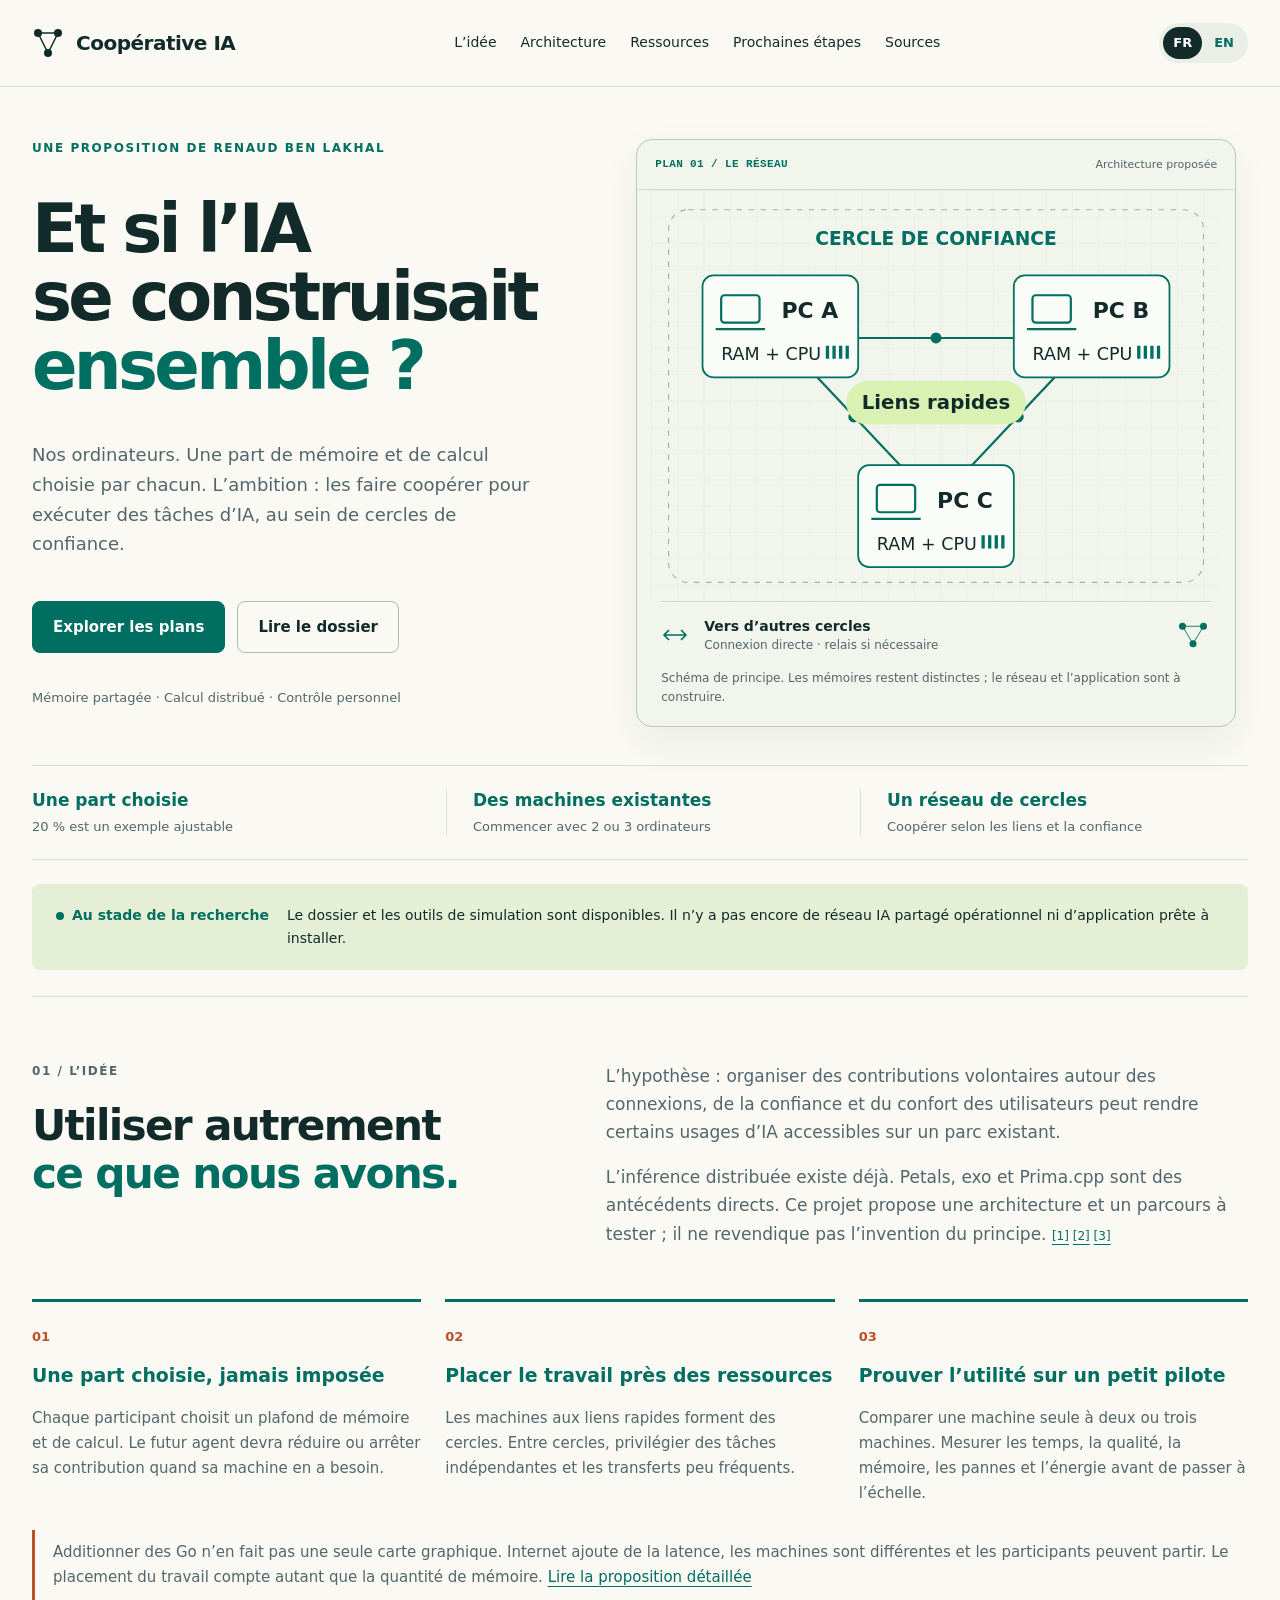
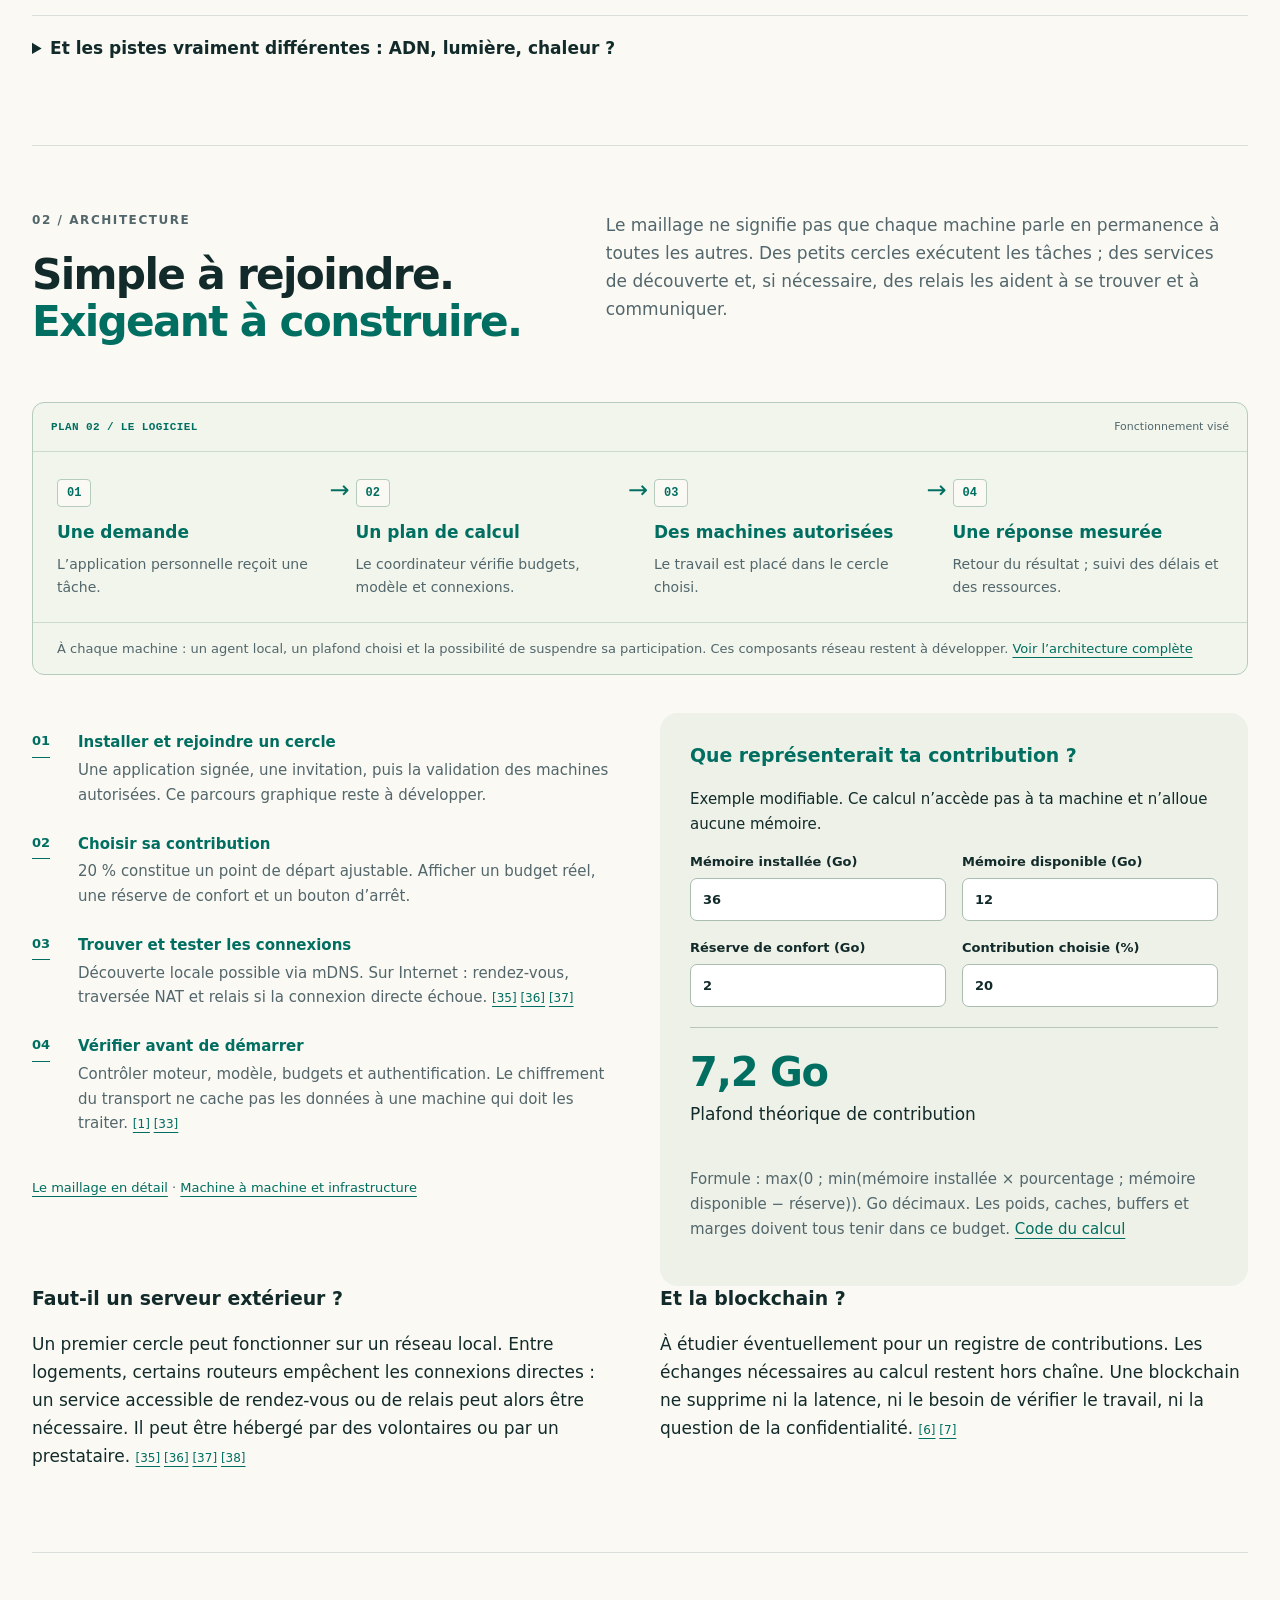
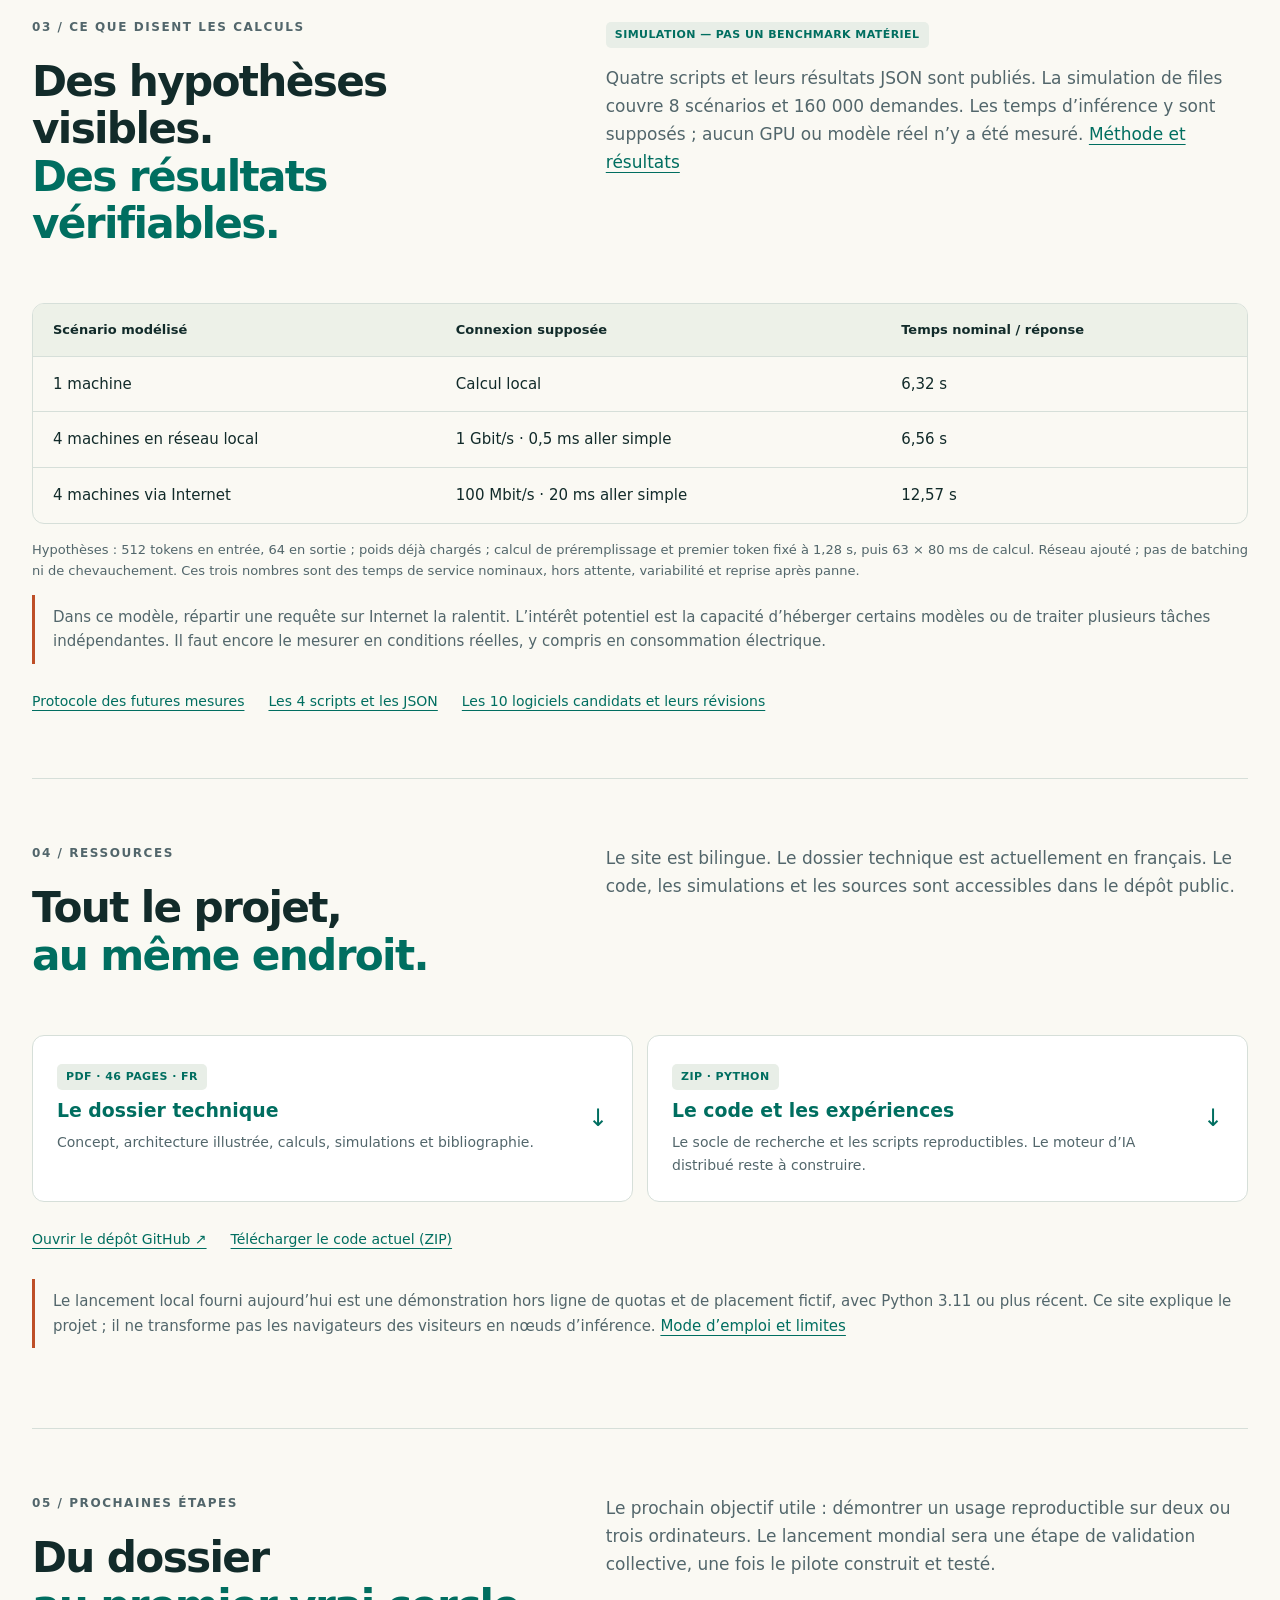
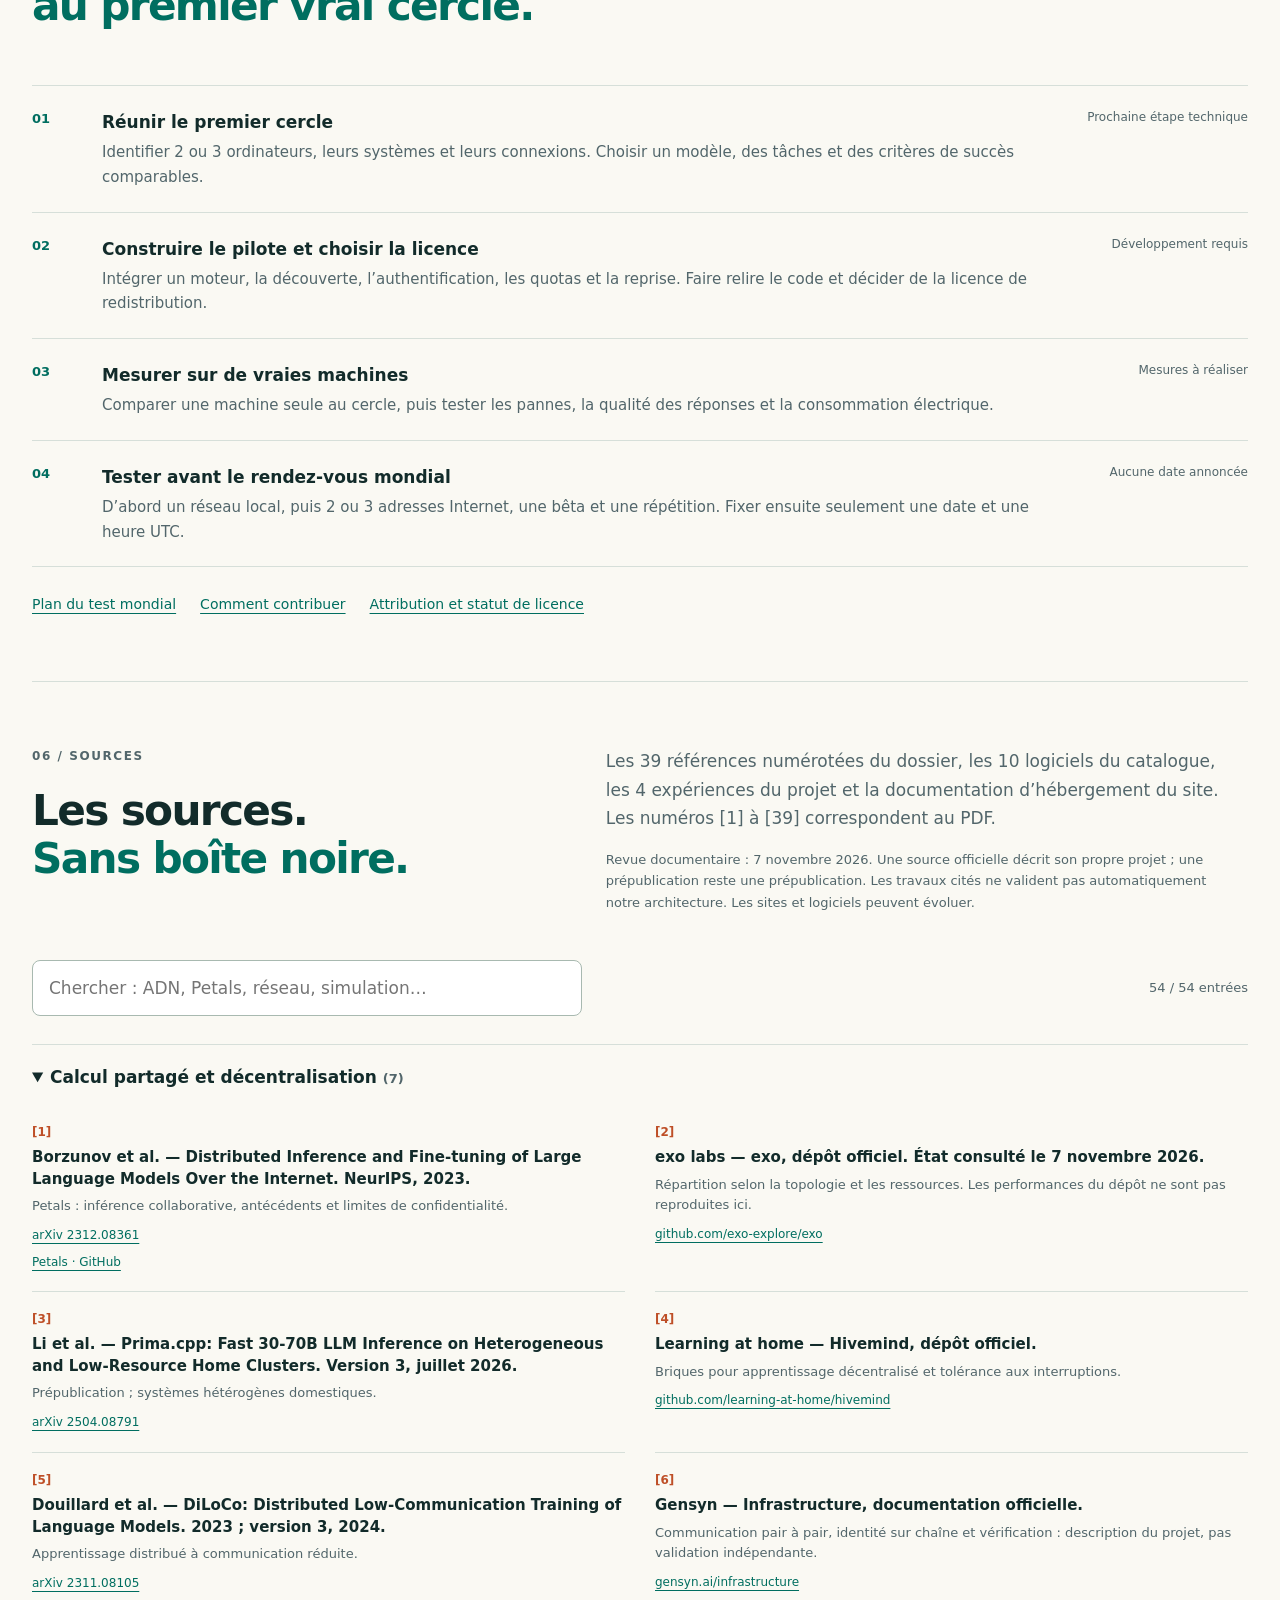
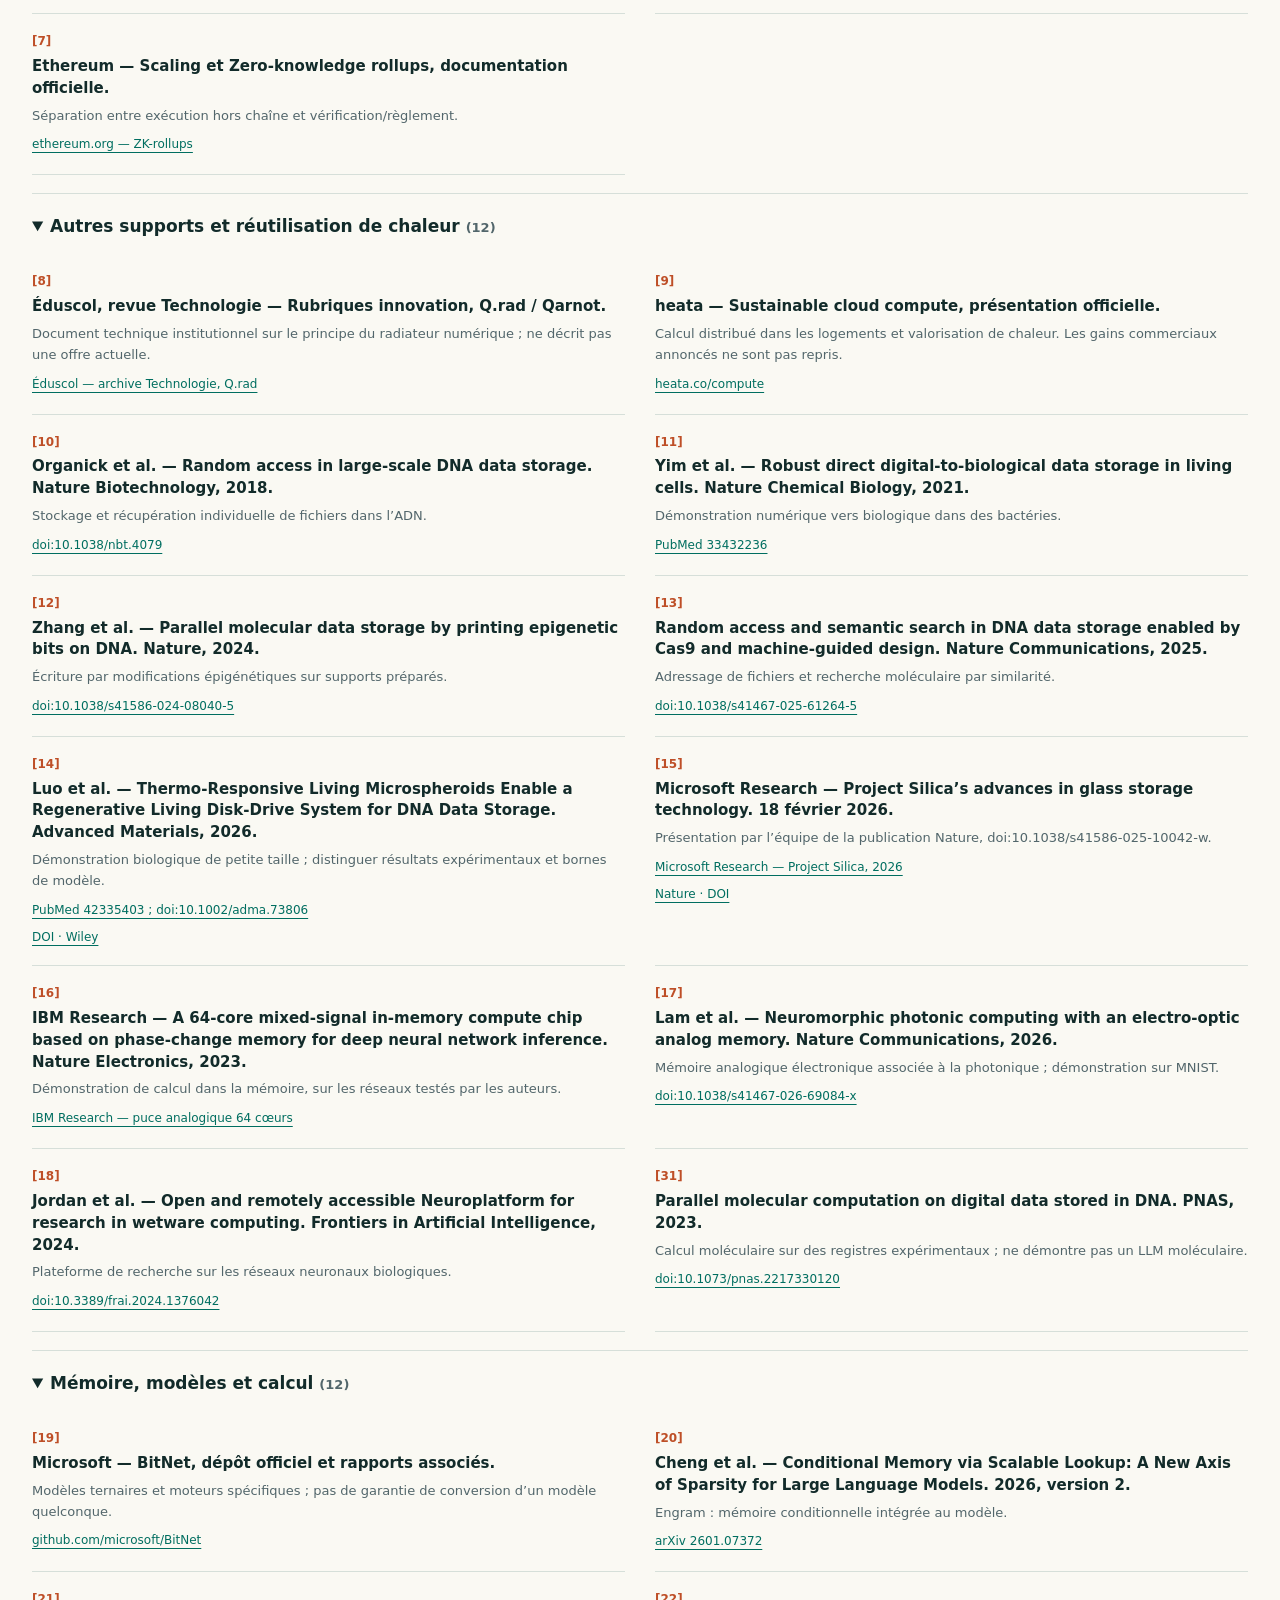
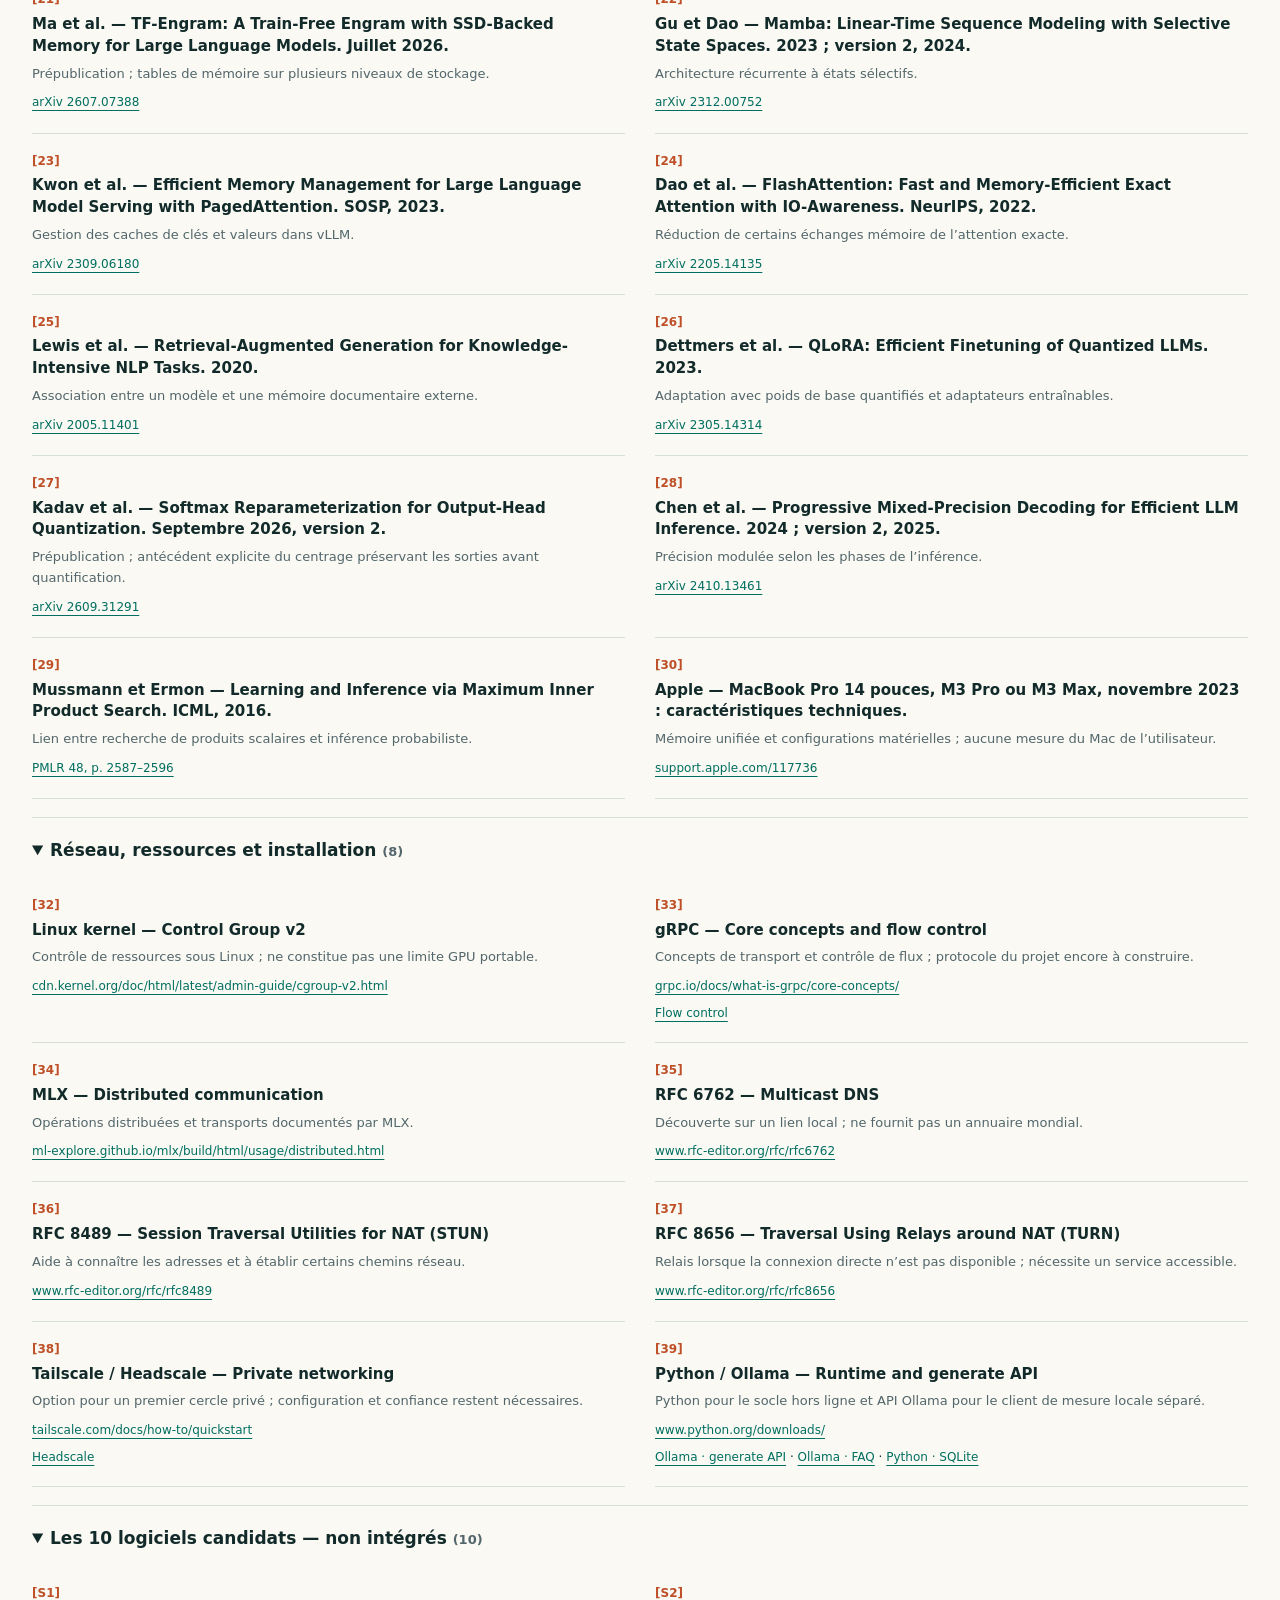
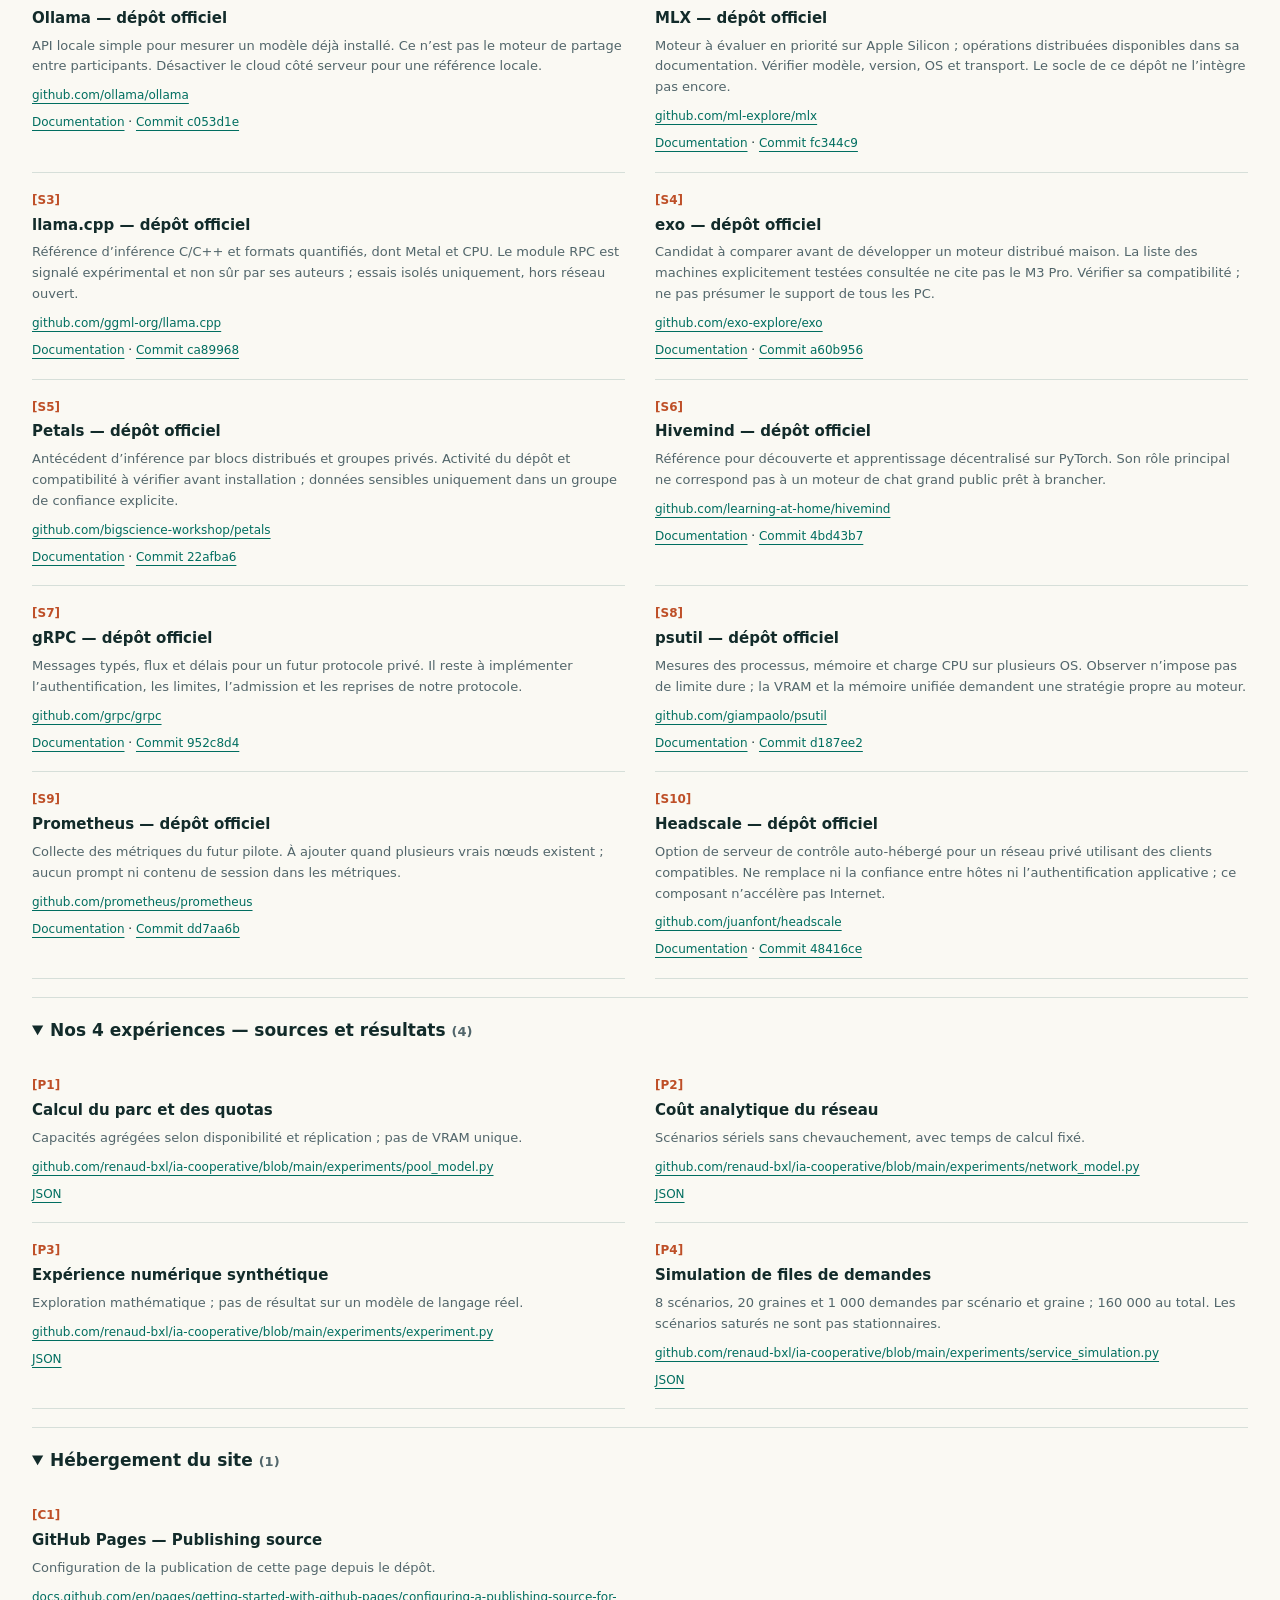
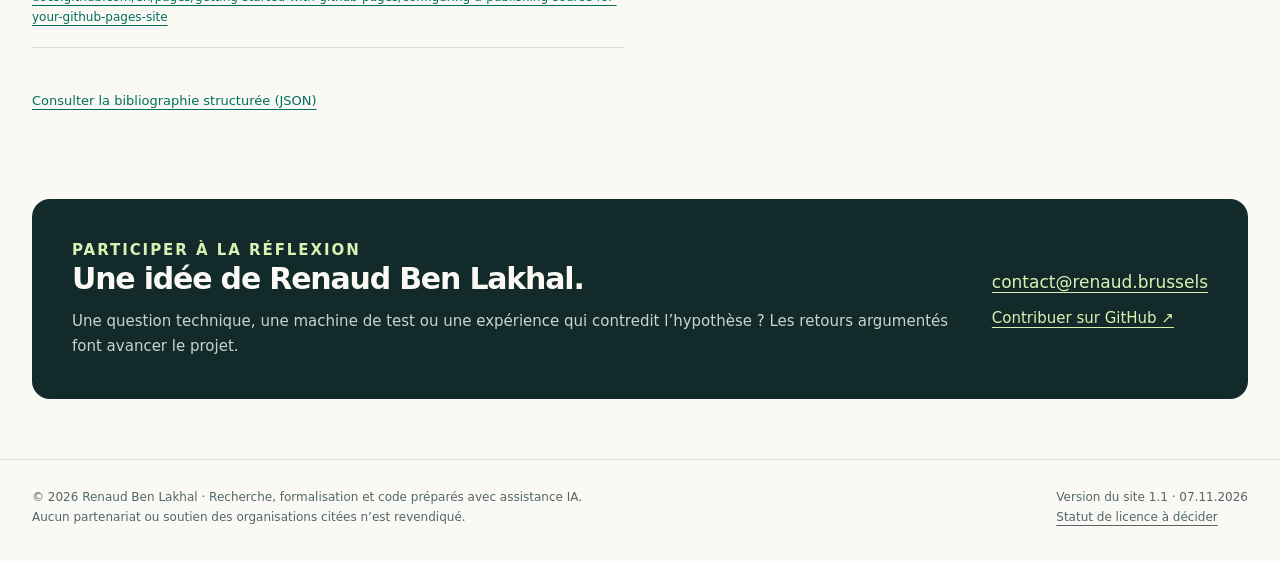
<file: docs/index.html>
<!doctype html><html lang="fr"><head><meta charset="utf-8"><meta name="viewport" content="width=device-width,initial-scale=1"><title>Coopérative IA — Renaud Ben Lakhal</title><meta name="description" content="Une proposition de Renaud Ben Lakhal pour partager volontairement mémoire et calcul. Architecture, simulations reproductibles, ressources et sources."><meta name="author" content="Renaud Ben Lakhal"><meta name="theme-color" content="#142e37"><meta property="og:title" content="Coopérative IA — Renaud Ben Lakhal"><meta property="og:description" content="Une proposition de Renaud Ben Lakhal pour partager volontairement mémoire et calcul. Architecture, simulations reproductibles, ressources et sources."><meta property="og:type" content="website"><link rel="alternate" hreflang="fr" href="index.html"><link rel="alternate" hreflang="en" href="en.html"><link rel="icon" href="site/favicon.svg" type="image/svg+xml"><link rel="stylesheet" href="site/style.css?v=1.1"><script src="site/app.js" defer></script></head><body>
 <a class="skip" href="#main">Aller au contenu</a><header class="header"><div class="wrap"><a class="brand" href="index.html"><svg viewBox="0 0 32 32" aria-hidden="true"><path d="M6 6 26 6 16 26Z" fill="none" stroke="currentColor" stroke-width="1.5"/><g fill="currentColor"><circle cx="6" cy="6" r="4"/><circle cx="26" cy="6" r="4"/><circle cx="16" cy="26" r="4"/></g></svg>Coopérative IA</a><nav class="nav" aria-label="Navigation principale"><a href="#idea">L’idée</a><a href="#architecture">Architecture</a><a href="#resources">Ressources</a><a href="#next">Prochaines étapes</a><a href="#sources">Sources</a></nav><div class="languages" aria-label="Langue"><span aria-current="page">FR</span><a href="en.html" lang="en" hreflang="en" aria-label="Read in English">EN</a></div></div></header>
 <main id="main" class="wrap"><div class="hero"><p class="eyebrow hero-kicker">Une proposition de Renaud Ben Lakhal</p><h1>Et si l’IA<br>se construisait<br><em>ensemble ?</em></h1><p class="lede">Nos ordinateurs. Une part de mémoire et de calcul choisie par chacun. L’ambition : les faire coopérer pour exécuter des tâches d’IA, au sein de cercles de confiance.</p><div class="buttons"><a href="#architecture" class="button">Explorer les plans</a><a href="#resources" class="button secondary">Lire le dossier</a></div><p class="small hero-caption">Mémoire partagée · Calcul distribué · Contrôle personnel</p><figure class="hero-visual"><div class="plan-heading"><span>PLAN 01 / LE RÉSEAU</span><span class="plan-badge">Architecture proposée</span></div>
 <svg viewBox="0 0 520 375" role="img" aria-labelledby="diagram-title diagram-desc"><title id="diagram-title">Trois ordinateurs dans un cercle de confiance</title><desc id="diagram-desc">Chaque machine conserve son propre budget de mémoire et de calcul. Les trois machines autorisées sont reliées par des connexions rapides. Entre cercles, une liaison directe ou un relais permettrait de communiquer.</desc>
 <defs><pattern id="plan-grid" width="24" height="24" patternUnits="userSpaceOnUse"><path d="M24 0H0V24" fill="none" stroke="#dce6df" stroke-width=".6"/></pattern></defs>
 <rect width="520" height="375" fill="url(#plan-grid)"/>
 <rect x="16" y="18" width="488" height="340" rx="18" fill="none" stroke="#90b8a6" stroke-dasharray="5 6"/>
 <g font-family="system-ui,sans-serif" fill="#122b2a">
 <text x="260" y="50" text-anchor="middle" font-size="17" fill="#006e60" font-weight="700">CERCLE DE CONFIANCE</text>
 <path d="M118 135H402L260 286Z" fill="none" stroke="#006e60" stroke-width="2"/>
 <g fill="#006e60"><circle cx="260" cy="135" r="5"/><circle cx="185" cy="207" r="5"/><circle cx="335" cy="207" r="5"/></g>
 <rect x="178" y="174" width="164" height="40" rx="20" fill="#d9f2b4"/><text x="260" y="200" text-anchor="middle" font-size="18" font-weight="650">Liens rapides</text>
 <g transform="translate(47 78)"><rect width="142" height="93" rx="10" fill="#fafcf8" stroke="#006e60" stroke-width="1.6"/><rect x="17" y="18" width="35" height="25" rx="3" fill="none" stroke="#006e60" stroke-width="2"/><path d="M12 49h45" stroke="#006e60" stroke-width="2"/><text x="72" y="39" font-size="20" font-weight="700">PC A</text><text x="17" y="77" font-size="16">RAM + CPU</text><path d="M114 64v12m6-12v12m6-12v12m6-12v12" stroke="#006e60" stroke-width="3"/></g><g transform="translate(331 78)"><rect width="142" height="93" rx="10" fill="#fafcf8" stroke="#006e60" stroke-width="1.6"/><rect x="17" y="18" width="35" height="25" rx="3" fill="none" stroke="#006e60" stroke-width="2"/><path d="M12 49h45" stroke="#006e60" stroke-width="2"/><text x="72" y="39" font-size="20" font-weight="700">PC B</text><text x="17" y="77" font-size="16">RAM + CPU</text><path d="M114 64v12m6-12v12m6-12v12m6-12v12" stroke="#006e60" stroke-width="3"/></g><g transform="translate(189 251)"><rect width="142" height="93" rx="10" fill="#fafcf8" stroke="#006e60" stroke-width="1.6"/><rect x="17" y="18" width="35" height="25" rx="3" fill="none" stroke="#006e60" stroke-width="2"/><path d="M12 49h45" stroke="#006e60" stroke-width="2"/><text x="72" y="39" font-size="20" font-weight="700">PC C</text><text x="17" y="77" font-size="16">RAM + CPU</text><path d="M114 64v12m6-12v12m6-12v12m6-12v12" stroke="#006e60" stroke-width="3"/></g>
 </g></svg>
 <div class="plan-bridge"><svg viewBox="0 0 28 28" aria-hidden="true"><path d="M3 14h22m-5-5 5 5-5 5M8 9l-5 5 5 5" fill="none" stroke="currentColor" stroke-width="1.6"/></svg><div><strong>Vers d’autres cercles</strong><span>Connexion directe · relais si nécessaire</span></div><svg viewBox="0 0 36 32" aria-hidden="true"><path d="m6 6 24 0-12 20Z" fill="none" stroke="currentColor"/><g fill="currentColor"><circle cx="6" cy="6" r="4"/><circle cx="30" cy="6" r="4"/><circle cx="18" cy="26" r="4"/></g></svg></div><figcaption>Schéma de principe. Les mémoires restent distinctes ; le réseau et l’application sont à construire.</figcaption></figure></div>
 <div class="principles" aria-label="Les principes du projet"><div><strong>Une part choisie</strong><span>20 % est un exemple ajustable</span></div><div><strong>Des machines existantes</strong><span>Commencer avec 2 ou 3 ordinateurs</span></div><div><strong>Un réseau de cercles</strong><span>Coopérer selon les liens et la confiance</span></div></div>
 <aside class="status"><strong><span class="dot"></span>Au stade de la recherche</strong><p>Le dossier et les outils de simulation sont disponibles. Il n’y a pas encore de réseau IA partagé opérationnel ni d’application prête à installer.</p></aside>
 <section id="idea"><div class="section-head"><div><p class="eyebrow">01 / L’idée</p><h2>Utiliser autrement<br><em>ce que nous avons.</em></h2></div><div><p>L’hypothèse : organiser des contributions volontaires autour des connexions, de la confiance et du confort des utilisateurs peut rendre certains usages d’IA accessibles sur un parc existant.</p><p>L’inférence distribuée existe déjà. Petals, exo et Prima.cpp sont des antécédents directs. Ce projet propose une architecture et un parcours à tester ; il ne revendique pas l’invention du principe. <span class="refs"><a href="#ref-1">[1]</a> <a href="#ref-2">[2]</a> <a href="#ref-3">[3]</a></span></p></div></div><div class="grid3"><article class="feature"><div class="number">01</div><h3>Une part choisie, jamais imposée</h3><p>Chaque participant choisit un plafond de mémoire et de calcul. Le futur agent devra réduire ou arrêter sa contribution quand sa machine en a besoin.</p></article><article class="feature"><div class="number">02</div><h3>Placer le travail près des ressources</h3><p>Les machines aux liens rapides forment des cercles. Entre cercles, privilégier des tâches indépendantes et les transferts peu fréquents.</p></article><article class="feature"><div class="number">03</div><h3>Prouver l’utilité sur un petit pilote</h3><p>Comparer une machine seule à deux ou trois machines. Mesurer les temps, la qualité, la mémoire, les pannes et l’énergie avant de passer à l’échelle.</p></article></div><p class="note">Additionner des Go n’en fait pas une seule carte graphique. Internet ajoute de la latence, les machines sont différentes et les participants peuvent partir. Le placement du travail compte autant que la quantité de mémoire. <a href="https://github.com/renaud-bxl/ia-cooperative/blob/main/docs/PROPOSITION.md">Lire la proposition détaillée</a></p>
 <details><summary>Et les pistes vraiment différentes : ADN, lumière, chaleur ?</summary><p>Le stockage dans l’ADN, y compris dans des cellules vivantes, fait l’objet d’expériences publiées. Il ne démontre pas une mémoire vive directement utilisable par un LLM sur un PC. Le verre sert une autre logique d’archivage. Le calcul analogique en mémoire et la photonique sont des pistes matérielles distinctes. <span class="refs"><a href="#ref-10">[10]</a> <a href="#ref-11">[11]</a> <a href="#ref-12">[12]</a> <a href="#ref-13">[13]</a> <a href="#ref-14">[14]</a> <a href="#ref-15">[15]</a> <a href="#ref-16">[16]</a> <a href="#ref-17">[17]</a> <a href="#ref-18">[18]</a> <a href="#ref-31">[31]</a></span></p><p>Qarnot et heata illustrent la valorisation de chaleur. Cela inspire une implantation utile du calcul, sans prouver une économie d’énergie pour notre système. L’approche proposée ici vise d’abord un pilote réalisable avec des ordinateurs existants. <span class="refs"><a href="#ref-8">[8]</a> <a href="#ref-9">[9]</a></span></p></details></section>
 <section id="architecture"><div class="section-head"><div><p class="eyebrow">02 / Architecture</p><h2>Simple à rejoindre.<br><em>Exigeant à construire.</em></h2></div><p>Le maillage ne signifie pas que chaque machine parle en permanence à toutes les autres. Des petits cercles exécutent les tâches ; des services de découverte et, si nécessaire, des relais les aident à se trouver et à communiquer.</p></div><div class="flow-plan"><div class="plan-heading"><span>PLAN 02 / LE LOGICIEL</span><span class="plan-badge">Fonctionnement visé</span></div><ol class="flow-steps"><li><span class="flow-number">01</span><h3>Une demande</h3><p>L’application personnelle reçoit une tâche.</p></li><li><span class="flow-number">02</span><h3>Un plan de calcul</h3><p>Le coordinateur vérifie budgets, modèle et connexions.</p></li><li><span class="flow-number">03</span><h3>Des machines autorisées</h3><p>Le travail est placé dans le cercle choisi.</p></li><li><span class="flow-number">04</span><h3>Une réponse mesurée</h3><p>Retour du résultat ; suivi des délais et des ressources.</p></li></ol><p class="flow-note">À chaque machine : un agent local, un plafond choisi et la possibilité de suspendre sa participation. Ces composants réseau restent à développer. <a href="https://github.com/renaud-bxl/ia-cooperative/blob/main/docs/ARCHITECTURE.md">Voir l’architecture complète</a></p></div><div class="split"><div><ol class="steps"><li><strong>Installer et rejoindre un cercle</strong><p>Une application signée, une invitation, puis la validation des machines autorisées. Ce parcours graphique reste à développer.</p></li><li><strong>Choisir sa contribution</strong><p>20 % constitue un point de départ ajustable. Afficher un budget réel, une réserve de confort et un bouton d’arrêt.</p></li><li><strong>Trouver et tester les connexions</strong><p>Découverte locale possible via mDNS. Sur Internet : rendez-vous, traversée NAT et relais si la connexion directe échoue. <span class="refs"><a href="#ref-35">[35]</a> <a href="#ref-36">[36]</a> <a href="#ref-37">[37]</a></span></p></li><li><strong>Vérifier avant de démarrer</strong><p>Contrôler moteur, modèle, budgets et authentification. Le chiffrement du transport ne cache pas les données à une machine qui doit les traiter. <span class="refs"><a href="#ref-1">[1]</a> <a href="#ref-33">[33]</a></span></p></li></ol><p class="small"><a href="https://github.com/renaud-bxl/ia-cooperative/blob/main/docs/MESH.md">Le maillage en détail</a> · <a href="https://github.com/renaud-bxl/ia-cooperative/blob/main/docs/INFRASTRUCTURE.md">Machine à machine et infrastructure</a></p></div><div class="tint calculator"><h3>Que représenterait ta contribution ?</h3><p>Exemple modifiable. Ce calcul n’accède pas à ta machine et n’alloue aucune mémoire.</p><form id="quota-form" novalidate><div class="calc-fields"><label for="installed">Mémoire installée (Go)<input id="installed" type="number" min="0" max="1000000" step="any" value="36" required inputmode="decimal"></label><label for="available">Mémoire disponible (Go)<input id="available" type="number" min="0" max="1000000" step="any" value="12" required inputmode="decimal"></label><label for="reserve">Réserve de confort (Go)<input id="reserve" type="number" min="0" max="1000000" step="any" value="2" required inputmode="decimal"></label><label for="percent">Contribution choisie (%)<input id="percent" type="number" min="0" max="100" step="any" value="20" required inputmode="decimal"></label></div><div class="result" aria-live="polite"><strong id="quota-value">7,2 Go</strong>Plafond théorique de contribution</div><p class="error" id="quota-error" role="status"></p></form><p class="small">Formule : max(0 ; min(mémoire installée × pourcentage ; mémoire disponible − réserve)). Go décimaux. Les poids, caches, buffers et marges doivent tous tenir dans ce budget. <a href="https://github.com/renaud-bxl/ia-cooperative/blob/main/coopai/policy.py">Code du calcul</a></p></div></div>
 <div class="split"><div><h3>Faut-il un serveur extérieur ?</h3><p>Un premier cercle peut fonctionner sur un réseau local. Entre logements, certains routeurs empêchent les connexions directes : un service accessible de rendez-vous ou de relais peut alors être nécessaire. Il peut être hébergé par des volontaires ou par un prestataire. <span class="refs"><a href="#ref-35">[35]</a> <a href="#ref-36">[36]</a> <a href="#ref-37">[37]</a> <a href="#ref-38">[38]</a></span></p></div><div><h3>Et la blockchain ?</h3><p>À étudier éventuellement pour un registre de contributions. Les échanges nécessaires au calcul restent hors chaîne. Une blockchain ne supprime ni la latence, ni le besoin de vérifier le travail, ni la question de la confidentialité. <span class="refs"><a href="#ref-6">[6]</a> <a href="#ref-7">[7]</a></span></p></div></div></section>
 <section id="evidence"><div class="section-head"><div><p class="eyebrow">03 / Ce que disent les calculs</p><h2>Des hypothèses visibles.<br><em>Des résultats vérifiables.</em></h2></div><div><span class="tag">Simulation — pas un benchmark matériel</span><p style="margin-top:16px">Quatre scripts et leurs résultats JSON sont publiés. La simulation de files couvre 8 scénarios et 160 000 demandes. Les temps d’inférence y sont supposés ; aucun GPU ou modèle réel n’y a été mesuré. <a href="#ref-P4">Méthode et résultats</a></p></div></div>
 <div class="table-wrap"><table><caption class="sr-only">Temps de service nominaux calculés, sans attente en file</caption><thead><tr><th>Scénario modélisé</th><th>Connexion supposée</th><th>Temps nominal / réponse</th></tr></thead><tbody><tr><td>1 machine</td><td>Calcul local</td><td>6,32 s</td></tr><tr><td>4 machines en réseau local</td><td>1 Gbit/s · 0,5 ms aller simple</td><td>6,56 s</td></tr><tr><td>4 machines via Internet</td><td>100 Mbit/s · 20 ms aller simple</td><td>12,57 s</td></tr></tbody></table></div><p class="small" style="margin-top:15px">Hypothèses : 512 tokens en entrée, 64 en sortie ; poids déjà chargés ; calcul de préremplissage et premier token fixé à 1,28 s, puis 63 × 80 ms de calcul. Réseau ajouté ; pas de batching ni de chevauchement. Ces trois nombres sont des temps de service nominaux, hors attente, variabilité et reprise après panne.</p><p class="note">Dans ce modèle, répartir une requête sur Internet la ralentit. L’intérêt potentiel est la capacité d’héberger certains modèles ou de traiter plusieurs tâches indépendantes. Il faut encore le mesurer en conditions réelles, y compris en consommation électrique.</p><div class="links-row"><a href="https://github.com/renaud-bxl/ia-cooperative/blob/main/docs/BENCHMARKS.md">Protocole des futures mesures</a><a href="https://github.com/renaud-bxl/ia-cooperative/tree/main/experiments">Les 4 scripts et les JSON</a><a href="https://github.com/renaud-bxl/ia-cooperative/blob/main/catalog/software.json">Les 10 logiciels candidats et leurs révisions</a></div></section>
 <section id="resources"><div class="section-head"><div><p class="eyebrow">04 / Ressources</p><h2>Tout le projet,<br><em>au même endroit.</em></h2></div><p>Le site est bilingue. Le dossier technique est actuellement en français. Le code, les simulations et les sources sont accessibles dans le dépôt public.</p></div><div class="download-grid"><a class="download" href="downloads/IA_cooperative_v1.4.pdf" download><div><span class="tag">PDF · 46 pages · FR</span><h3>Le dossier technique</h3><p>Concept, architecture illustrée, calculs, simulations et bibliographie.</p></div><span class="arrow" aria-hidden="true">↓</span></a><a class="download" href="https://github.com/renaud-bxl/ia-cooperative/archive/refs/heads/main.zip" download><div><span class="tag">ZIP · PYTHON</span><h3>Le code et les expériences</h3><p>Le socle de recherche et les scripts reproductibles. Le moteur d’IA distribué reste à construire.</p></div><span class="arrow" aria-hidden="true">↓</span></a></div><div class="links-row"><a href="https://github.com/renaud-bxl/ia-cooperative">Ouvrir le dépôt GitHub ↗</a><a href="https://github.com/renaud-bxl/ia-cooperative/archive/refs/heads/main.zip">Télécharger le code actuel (ZIP)</a></div><p class="note" style="margin-top:28px">Le lancement local fourni aujourd’hui est une démonstration hors ligne de quotas et de placement fictif, avec Python 3.11 ou plus récent. Ce site explique le projet ; il ne transforme pas les navigateurs des visiteurs en nœuds d’inférence. <a href="https://github.com/renaud-bxl/ia-cooperative/blob/main/docs/GETTING_STARTED.md">Mode d’emploi et limites</a></p></section>
 <section id="next"><div class="section-head"><div><p class="eyebrow">05 / Prochaines étapes</p><h2>Du dossier<br><em>au premier vrai cercle.</em></h2></div><p>Le prochain objectif utile : démontrer un usage reproductible sur deux ou trois ordinateurs. Le lancement mondial sera une étape de validation collective, une fois le pilote construit et testé.</p></div><ol class="roadmap"><li><span class="num">01</span><div><strong>Réunir le premier cercle</strong><p>Identifier 2 ou 3 ordinateurs, leurs systèmes et leurs connexions. Choisir un modèle, des tâches et des critères de succès comparables.</p></div><span class="state">Prochaine étape technique</span></li><li><span class="num">02</span><div><strong>Construire le pilote et choisir la licence</strong><p>Intégrer un moteur, la découverte, l’authentification, les quotas et la reprise. Faire relire le code et décider de la licence de redistribution.</p></div><span class="state">Développement requis</span></li><li><span class="num">03</span><div><strong>Mesurer sur de vraies machines</strong><p>Comparer une machine seule au cercle, puis tester les pannes, la qualité des réponses et la consommation électrique.</p></div><span class="state">Mesures à réaliser</span></li><li><span class="num">04</span><div><strong>Tester avant le rendez-vous mondial</strong><p>D’abord un réseau local, puis 2 ou 3 adresses Internet, une bêta et une répétition. Fixer ensuite seulement une date et une heure UTC.</p></div><span class="state">Aucune date annoncée</span></li></ol><div class="links-row"><a href="https://github.com/renaud-bxl/ia-cooperative/blob/main/docs/GLOBAL_TEST.md">Plan du test mondial</a><a href="https://github.com/renaud-bxl/ia-cooperative/blob/main/CONTRIBUTING.md">Comment contribuer</a><a href="https://github.com/renaud-bxl/ia-cooperative/blob/main/ATTRIBUTION.md">Attribution et statut de licence</a></div></section>
 <section id="sources"><div class="section-head"><div><p class="eyebrow">06 / Sources</p><h2>Les sources.<br><em>Sans boîte noire.</em></h2></div><div><p>Les 39 références numérotées du dossier, les 10 logiciels du catalogue, les 4 expériences du projet et la documentation d’hébergement du site. Les numéros [1] à [39] correspondent au PDF.</p><p class="small">Revue documentaire : 7 novembre 2026. Une source officielle décrit son propre projet ; une prépublication reste une prépublication. Les travaux cités ne valident pas automatiquement notre architecture. Les sites et logiciels peuvent évoluer.</p></div></div><div class="source-tools"><label><span class="sr-only">Chercher une source</span><input id="source-search" type="search" placeholder="Chercher : ADN, Petals, réseau, simulation…" autocomplete="off"></label><span id="source-count" role="status"></span></div><details class="source-group" open><summary>Calcul partagé et décentralisation <span class="small">(7)</span></summary><ul class="source-list"><li class="source" id="ref-1"><div class="refno">[1]</div><h3><a href="https://arxiv.org/abs/2312.08361">Borzunov et al. — Distributed Inference and Fine-tuning of Large Language Models Over the Internet. NeurIPS, 2023.</a></h3><p>Petals : inférence collaborative, antécédents et limites de confidentialité.</p><a href="https://arxiv.org/abs/2312.08361" class="source-link">arXiv 2312.08361</a><div class="extra"><a href="https://github.com/bigscience-workshop/petals">Petals · GitHub</a></div></li><li class="source" id="ref-2"><div class="refno">[2]</div><h3><a href="https://github.com/exo-explore/exo">exo labs — exo, dépôt officiel. État consulté le 7 novembre 2026.</a></h3><p>Répartition selon la topologie et les ressources. Les performances du dépôt ne sont pas reproduites ici.</p><a href="https://github.com/exo-explore/exo" class="source-link">github.com/exo-explore/exo</a></li><li class="source" id="ref-3"><div class="refno">[3]</div><h3><a href="https://arxiv.org/abs/2504.08791">Li et al. — Prima.cpp: Fast 30-70B LLM Inference on Heterogeneous and Low-Resource Home Clusters. Version 3, juillet 2026.</a></h3><p>Prépublication ; systèmes hétérogènes domestiques.</p><a href="https://arxiv.org/abs/2504.08791" class="source-link">arXiv 2504.08791</a></li><li class="source" id="ref-4"><div class="refno">[4]</div><h3><a href="https://github.com/learning-at-home/hivemind">Learning at home — Hivemind, dépôt officiel.</a></h3><p>Briques pour apprentissage décentralisé et tolérance aux interruptions.</p><a href="https://github.com/learning-at-home/hivemind" class="source-link">github.com/learning-at-home/hivemind</a></li><li class="source" id="ref-5"><div class="refno">[5]</div><h3><a href="https://arxiv.org/abs/2311.08105">Douillard et al. — DiLoCo: Distributed Low-Communication Training of Language Models. 2023 ; version 3, 2024.</a></h3><p>Apprentissage distribué à communication réduite.</p><a href="https://arxiv.org/abs/2311.08105" class="source-link">arXiv 2311.08105</a></li><li class="source" id="ref-6"><div class="refno">[6]</div><h3><a href="https://www.gensyn.ai/infrastructure">Gensyn — Infrastructure, documentation officielle.</a></h3><p>Communication pair à pair, identité sur chaîne et vérification : description du projet, pas validation indépendante.</p><a href="https://www.gensyn.ai/infrastructure" class="source-link">gensyn.ai/infrastructure</a></li><li class="source" id="ref-7"><div class="refno">[7]</div><h3><a href="https://ethereum.org/developers/docs/scaling/zk-rollups/">Ethereum — Scaling et Zero-knowledge rollups, documentation officielle.</a></h3><p>Séparation entre exécution hors chaîne et vérification/règlement.</p><a href="https://ethereum.org/developers/docs/scaling/zk-rollups/" class="source-link">ethereum.org — ZK-rollups</a></li></ul></details><details class="source-group" open><summary>Autres supports et réutilisation de chaleur <span class="small">(12)</span></summary><ul class="source-list"><li class="source" id="ref-8"><div class="refno">[8]</div><h3><a href="https://sti.eduscol.education.fr/sites/eduscol.education.fr.sti/files/ressources/techniques/11658/11658-rubriques-innovation-revue-technologie.pdf">Éduscol, revue Technologie — Rubriques innovation, Q.rad / Qarnot.</a></h3><p>Document technique institutionnel sur le principe du radiateur numérique ; ne décrit pas une offre actuelle.</p><a href="https://sti.eduscol.education.fr/sites/eduscol.education.fr.sti/files/ressources/techniques/11658/11658-rubriques-innovation-revue-technologie.pdf" class="source-link">Éduscol — archive Technologie, Q.rad</a></li><li class="source" id="ref-9"><div class="refno">[9]</div><h3><a href="https://heata.co/compute">heata — Sustainable cloud compute, présentation officielle.</a></h3><p>Calcul distribué dans les logements et valorisation de chaleur. Les gains commerciaux annoncés ne sont pas repris.</p><a href="https://heata.co/compute" class="source-link">heata.co/compute</a></li><li class="source" id="ref-10"><div class="refno">[10]</div><h3><a href="https://www.nature.com/articles/nbt.4079">Organick et al. — Random access in large-scale DNA data storage. Nature Biotechnology, 2018.</a></h3><p>Stockage et récupération individuelle de fichiers dans l’ADN.</p><a href="https://www.nature.com/articles/nbt.4079" class="source-link">doi:10.1038/nbt.4079</a></li><li class="source" id="ref-11"><div class="refno">[11]</div><h3><a href="https://pubmed.ncbi.nlm.nih.gov/33432236/">Yim et al. — Robust direct digital-to-biological data storage in living cells. Nature Chemical Biology, 2021.</a></h3><p>Démonstration numérique vers biologique dans des bactéries.</p><a href="https://pubmed.ncbi.nlm.nih.gov/33432236/" class="source-link">PubMed 33432236</a></li><li class="source" id="ref-12"><div class="refno">[12]</div><h3><a href="https://www.nature.com/articles/s41586-024-08040-5">Zhang et al. — Parallel molecular data storage by printing epigenetic bits on DNA. Nature, 2024.</a></h3><p>Écriture par modifications épigénétiques sur supports préparés.</p><a href="https://www.nature.com/articles/s41586-024-08040-5" class="source-link">doi:10.1038/s41586-024-08040-5</a></li><li class="source" id="ref-13"><div class="refno">[13]</div><h3><a href="https://www.nature.com/articles/s41467-025-61264-5">Random access and semantic search in DNA data storage enabled by Cas9 and machine-guided design. Nature Communications, 2025.</a></h3><p>Adressage de fichiers et recherche moléculaire par similarité.</p><a href="https://www.nature.com/articles/s41467-025-61264-5" class="source-link">doi:10.1038/s41467-025-61264-5</a></li><li class="source" id="ref-14"><div class="refno">[14]</div><h3><a href="https://pubmed.ncbi.nlm.nih.gov/42335403/">Luo et al. — Thermo-Responsive Living Microspheroids Enable a Regenerative Living Disk-Drive System for DNA Data Storage. Advanced Materials, 2026.</a></h3><p>Démonstration biologique de petite taille ; distinguer résultats expérimentaux et bornes de modèle.</p><a href="https://pubmed.ncbi.nlm.nih.gov/42335403/" class="source-link">PubMed 42335403 ; doi:10.1002/adma.73806</a><div class="extra"><a href="https://doi.org/10.1002/adma.73806">DOI · Wiley</a></div></li><li class="source" id="ref-15"><div class="refno">[15]</div><h3><a href="https://www.microsoft.com/en-us/research/blog/project-silicas-advances-in-glass-storage-technology/">Microsoft Research — Project Silica’s advances in glass storage technology. 18 février 2026.</a></h3><p>Présentation par l’équipe de la publication Nature, doi:10.1038/s41586-025-10042-w.</p><a href="https://www.microsoft.com/en-us/research/blog/project-silicas-advances-in-glass-storage-technology/" class="source-link">Microsoft Research — Project Silica, 2026</a><div class="extra"><a href="https://doi.org/10.1038/s41586-025-10042-w">Nature · DOI</a></div></li><li class="source" id="ref-16"><div class="refno">[16]</div><h3><a href="https://research.ibm.com/publications/a-64-core-mixed-signal-in-memory-compute-chip-based-on-phase-change-memory-for-deep-neural-network-inference">IBM Research — A 64-core mixed-signal in-memory compute chip based on phase-change memory for deep neural network inference. Nature Electronics, 2023.</a></h3><p>Démonstration de calcul dans la mémoire, sur les réseaux testés par les auteurs.</p><a href="https://research.ibm.com/publications/a-64-core-mixed-signal-in-memory-compute-chip-based-on-phase-change-memory-for-deep-neural-network-inference" class="source-link">IBM Research — puce analogique 64 cœurs</a></li><li class="source" id="ref-17"><div class="refno">[17]</div><h3><a href="https://www.nature.com/articles/s41467-026-69084-x">Lam et al. — Neuromorphic photonic computing with an electro-optic analog memory. Nature Communications, 2026.</a></h3><p>Mémoire analogique électronique associée à la photonique ; démonstration sur MNIST.</p><a href="https://www.nature.com/articles/s41467-026-69084-x" class="source-link">doi:10.1038/s41467-026-69084-x</a></li><li class="source" id="ref-18"><div class="refno">[18]</div><h3><a href="https://www.frontiersin.org/journals/artificial-intelligence/articles/10.3389/frai.2024.1376042/full">Jordan et al. — Open and remotely accessible Neuroplatform for research in wetware computing. Frontiers in Artificial Intelligence, 2024.</a></h3><p>Plateforme de recherche sur les réseaux neuronaux biologiques.</p><a href="https://www.frontiersin.org/journals/artificial-intelligence/articles/10.3389/frai.2024.1376042/full" class="source-link">doi:10.3389/frai.2024.1376042</a></li><li class="source" id="ref-31"><div class="refno">[31]</div><h3><a href="https://pmc.ncbi.nlm.nih.gov/articles/PMC10500265/">Parallel molecular computation on digital data stored in DNA. PNAS, 2023.</a></h3><p>Calcul moléculaire sur des registres expérimentaux ; ne démontre pas un LLM moléculaire.</p><a href="https://pmc.ncbi.nlm.nih.gov/articles/PMC10500265/" class="source-link">doi:10.1073/pnas.2217330120</a></li></ul></details><details class="source-group" open><summary>Mémoire, modèles et calcul <span class="small">(12)</span></summary><ul class="source-list"><li class="source" id="ref-19"><div class="refno">[19]</div><h3><a href="https://github.com/microsoft/BitNet">Microsoft — BitNet, dépôt officiel et rapports associés.</a></h3><p>Modèles ternaires et moteurs spécifiques ; pas de garantie de conversion d’un modèle quelconque.</p><a href="https://github.com/microsoft/BitNet" class="source-link">github.com/microsoft/BitNet</a></li><li class="source" id="ref-20"><div class="refno">[20]</div><h3><a href="https://arxiv.org/abs/2601.07372">Cheng et al. — Conditional Memory via Scalable Lookup: A New Axis of Sparsity for Large Language Models. 2026, version 2.</a></h3><p>Engram : mémoire conditionnelle intégrée au modèle.</p><a href="https://arxiv.org/abs/2601.07372" class="source-link">arXiv 2601.07372</a></li><li class="source" id="ref-21"><div class="refno">[21]</div><h3><a href="https://arxiv.org/abs/2607.07388">Ma et al. — TF-Engram: A Train-Free Engram with SSD-Backed Memory for Large Language Models. Juillet 2026.</a></h3><p>Prépublication ; tables de mémoire sur plusieurs niveaux de stockage.</p><a href="https://arxiv.org/abs/2607.07388" class="source-link">arXiv 2607.07388</a></li><li class="source" id="ref-22"><div class="refno">[22]</div><h3><a href="https://arxiv.org/abs/2312.00752">Gu et Dao — Mamba: Linear-Time Sequence Modeling with Selective State Spaces. 2023 ; version 2, 2024.</a></h3><p>Architecture récurrente à états sélectifs.</p><a href="https://arxiv.org/abs/2312.00752" class="source-link">arXiv 2312.00752</a></li><li class="source" id="ref-23"><div class="refno">[23]</div><h3><a href="https://arxiv.org/abs/2309.06180">Kwon et al. — Efficient Memory Management for Large Language Model Serving with PagedAttention. SOSP, 2023.</a></h3><p>Gestion des caches de clés et valeurs dans vLLM.</p><a href="https://arxiv.org/abs/2309.06180" class="source-link">arXiv 2309.06180</a></li><li class="source" id="ref-24"><div class="refno">[24]</div><h3><a href="https://arxiv.org/abs/2205.14135">Dao et al. — FlashAttention: Fast and Memory-Efficient Exact Attention with IO-Awareness. NeurIPS, 2022.</a></h3><p>Réduction de certains échanges mémoire de l’attention exacte.</p><a href="https://arxiv.org/abs/2205.14135" class="source-link">arXiv 2205.14135</a></li><li class="source" id="ref-25"><div class="refno">[25]</div><h3><a href="https://arxiv.org/abs/2005.11401">Lewis et al. — Retrieval-Augmented Generation for Knowledge-Intensive NLP Tasks. 2020.</a></h3><p>Association entre un modèle et une mémoire documentaire externe.</p><a href="https://arxiv.org/abs/2005.11401" class="source-link">arXiv 2005.11401</a></li><li class="source" id="ref-26"><div class="refno">[26]</div><h3><a href="https://arxiv.org/abs/2305.14314">Dettmers et al. — QLoRA: Efficient Finetuning of Quantized LLMs. 2023.</a></h3><p>Adaptation avec poids de base quantifiés et adaptateurs entraînables.</p><a href="https://arxiv.org/abs/2305.14314" class="source-link">arXiv 2305.14314</a></li><li class="source" id="ref-27"><div class="refno">[27]</div><h3><a href="https://arxiv.org/abs/2609.31291">Kadav et al. — Softmax Reparameterization for Output-Head Quantization. Septembre 2026, version 2.</a></h3><p>Prépublication ; antécédent explicite du centrage préservant les sorties avant quantification.</p><a href="https://arxiv.org/abs/2609.31291" class="source-link">arXiv 2609.31291</a></li><li class="source" id="ref-28"><div class="refno">[28]</div><h3><a href="https://arxiv.org/abs/2410.13461">Chen et al. — Progressive Mixed-Precision Decoding for Efficient LLM Inference. 2024 ; version 2, 2025.</a></h3><p>Précision modulée selon les phases de l’inférence.</p><a href="https://arxiv.org/abs/2410.13461" class="source-link">arXiv 2410.13461</a></li><li class="source" id="ref-29"><div class="refno">[29]</div><h3><a href="https://proceedings.mlr.press/v48/mussmann16">Mussmann et Ermon — Learning and Inference via Maximum Inner Product Search. ICML, 2016.</a></h3><p>Lien entre recherche de produits scalaires et inférence probabiliste.</p><a href="https://proceedings.mlr.press/v48/mussmann16" class="source-link">PMLR 48, p. 2587–2596</a></li><li class="source" id="ref-30"><div class="refno">[30]</div><h3><a href="https://support.apple.com/en-us/117736">Apple — MacBook Pro 14 pouces, M3 Pro ou M3 Max, novembre 2023 : caractéristiques techniques.</a></h3><p>Mémoire unifiée et configurations matérielles ; aucune mesure du Mac de l’utilisateur.</p><a href="https://support.apple.com/en-us/117736" class="source-link">support.apple.com/117736</a></li></ul></details><details class="source-group" open><summary>Réseau, ressources et installation <span class="small">(8)</span></summary><ul class="source-list"><li class="source" id="ref-32"><div class="refno">[32]</div><h3><a href="https://cdn.kernel.org/doc/html/latest/admin-guide/cgroup-v2.html">Linux kernel — Control Group v2</a></h3><p>Contrôle de ressources sous Linux ; ne constitue pas une limite GPU portable.</p><a href="https://cdn.kernel.org/doc/html/latest/admin-guide/cgroup-v2.html" class="source-link">cdn.kernel.org/doc/html/latest/admin-guide/cgroup-v2.html</a></li><li class="source" id="ref-33"><div class="refno">[33]</div><h3><a href="https://grpc.io/docs/what-is-grpc/core-concepts/">gRPC — Core concepts and flow control</a></h3><p>Concepts de transport et contrôle de flux ; protocole du projet encore à construire.</p><a href="https://grpc.io/docs/what-is-grpc/core-concepts/" class="source-link">grpc.io/docs/what-is-grpc/core-concepts/</a><div class="extra"><a href="https://grpc.io/docs/guides/flow-control/">Flow control</a></div></li><li class="source" id="ref-34"><div class="refno">[34]</div><h3><a href="https://ml-explore.github.io/mlx/build/html/usage/distributed.html">MLX — Distributed communication</a></h3><p>Opérations distribuées et transports documentés par MLX.</p><a href="https://ml-explore.github.io/mlx/build/html/usage/distributed.html" class="source-link">ml-explore.github.io/mlx/build/html/usage/distributed.html</a></li><li class="source" id="ref-35"><div class="refno">[35]</div><h3><a href="https://www.rfc-editor.org/rfc/rfc6762">RFC 6762 — Multicast DNS</a></h3><p>Découverte sur un lien local ; ne fournit pas un annuaire mondial.</p><a href="https://www.rfc-editor.org/rfc/rfc6762" class="source-link">www.rfc-editor.org/rfc/rfc6762</a></li><li class="source" id="ref-36"><div class="refno">[36]</div><h3><a href="https://www.rfc-editor.org/rfc/rfc8489">RFC 8489 — Session Traversal Utilities for NAT (STUN)</a></h3><p>Aide à connaître les adresses et à établir certains chemins réseau.</p><a href="https://www.rfc-editor.org/rfc/rfc8489" class="source-link">www.rfc-editor.org/rfc/rfc8489</a></li><li class="source" id="ref-37"><div class="refno">[37]</div><h3><a href="https://www.rfc-editor.org/rfc/rfc8656">RFC 8656 — Traversal Using Relays around NAT (TURN)</a></h3><p>Relais lorsque la connexion directe n’est pas disponible ; nécessite un service accessible.</p><a href="https://www.rfc-editor.org/rfc/rfc8656" class="source-link">www.rfc-editor.org/rfc/rfc8656</a></li><li class="source" id="ref-38"><div class="refno">[38]</div><h3><a href="https://tailscale.com/docs/how-to/quickstart">Tailscale / Headscale — Private networking</a></h3><p>Option pour un premier cercle privé ; configuration et confiance restent nécessaires.</p><a href="https://tailscale.com/docs/how-to/quickstart" class="source-link">tailscale.com/docs/how-to/quickstart</a><div class="extra"><a href="https://github.com/juanfont/headscale">Headscale</a></div></li><li class="source" id="ref-39"><div class="refno">[39]</div><h3><a href="https://www.python.org/downloads/">Python / Ollama — Runtime and generate API</a></h3><p>Python pour le socle hors ligne et API Ollama pour le client de mesure locale séparé.</p><a href="https://www.python.org/downloads/" class="source-link">www.python.org/downloads/</a><div class="extra"><a href="https://docs.ollama.com/api/generate">Ollama · generate API</a> · <a href="https://docs.ollama.com/faq">Ollama · FAQ</a> · <a href="https://docs.python.org/3/library/sqlite3.html">Python · SQLite</a></div></li></ul></details><details class="source-group" open><summary>Les 10 logiciels candidats — non intégrés <span class="small">(10)</span></summary><ul class="source-list"><li class="source" id="ref-S1"><div class="refno">[S1]</div><h3><a href="https://github.com/ollama/ollama">Ollama — dépôt officiel</a></h3><p>API locale simple pour mesurer un modèle déjà installé. Ce n’est pas le moteur de partage entre participants. Désactiver le cloud côté serveur pour une référence locale.</p><a href="https://github.com/ollama/ollama" class="source-link">github.com/ollama/ollama</a><div class="extra"><a href="https://docs.ollama.com/api/generate">Documentation</a> · <a href="https://github.com/ollama/ollama/commit/c053d1e98537f208b24165446369bd376a015999">Commit c053d1e</a></div></li><li class="source" id="ref-S2"><div class="refno">[S2]</div><h3><a href="https://github.com/ml-explore/mlx">MLX — dépôt officiel</a></h3><p>Moteur à évaluer en priorité sur Apple Silicon ; opérations distribuées disponibles dans sa documentation. Vérifier modèle, version, OS et transport. Le socle de ce dépôt ne l’intègre pas encore.</p><a href="https://github.com/ml-explore/mlx" class="source-link">github.com/ml-explore/mlx</a><div class="extra"><a href="https://ml-explore.github.io/mlx/build/html/usage/distributed.html">Documentation</a> · <a href="https://github.com/ml-explore/mlx/commit/fc344c986c4169d99f76b5d95ae6b4a58a359a63">Commit fc344c9</a></div></li><li class="source" id="ref-S3"><div class="refno">[S3]</div><h3><a href="https://github.com/ggml-org/llama.cpp">llama.cpp — dépôt officiel</a></h3><p>Référence d’inférence C/C++ et formats quantifiés, dont Metal et CPU. Le module RPC est signalé expérimental et non sûr par ses auteurs ; essais isolés uniquement, hors réseau ouvert.</p><a href="https://github.com/ggml-org/llama.cpp" class="source-link">github.com/ggml-org/llama.cpp</a><div class="extra"><a href="https://github.com/ggml-org/llama.cpp/blob/master/tools/rpc/README.md">Documentation</a> · <a href="https://github.com/ggml-org/llama.cpp/commit/ca89968a23a13e571a6b802a9891d22763153b61">Commit ca89968</a></div></li><li class="source" id="ref-S4"><div class="refno">[S4]</div><h3><a href="https://github.com/exo-explore/exo">exo — dépôt officiel</a></h3><p>Candidat à comparer avant de développer un moteur distribué maison. La liste des machines explicitement testées consultée ne cite pas le M3 Pro. Vérifier sa compatibilité ; ne pas présumer le support de tous les PC.</p><a href="https://github.com/exo-explore/exo" class="source-link">github.com/exo-explore/exo</a><div class="extra"><a href="https://github.com/exo-explore/exo/blob/main/PLATFORMS.md">Documentation</a> · <a href="https://github.com/exo-explore/exo/commit/a60b95698ca81737d367443674dd5563cbc9559b">Commit a60b956</a></div></li><li class="source" id="ref-S5"><div class="refno">[S5]</div><h3><a href="https://github.com/bigscience-workshop/petals">Petals — dépôt officiel</a></h3><p>Antécédent d’inférence par blocs distribués et groupes privés. Activité du dépôt et compatibilité à vérifier avant installation ; données sensibles uniquement dans un groupe de confiance explicite.</p><a href="https://github.com/bigscience-workshop/petals" class="source-link">github.com/bigscience-workshop/petals</a><div class="extra"><a href="https://github.com/bigscience-workshop/petals">Documentation</a> · <a href="https://github.com/bigscience-workshop/petals/commit/22afba627a7eb4fcfe9418c49472c6a51334b8ac">Commit 22afba6</a></div></li><li class="source" id="ref-S6"><div class="refno">[S6]</div><h3><a href="https://github.com/learning-at-home/hivemind">Hivemind — dépôt officiel</a></h3><p>Référence pour découverte et apprentissage décentralisé sur PyTorch. Son rôle principal ne correspond pas à un moteur de chat grand public prêt à brancher.</p><a href="https://github.com/learning-at-home/hivemind" class="source-link">github.com/learning-at-home/hivemind</a><div class="extra"><a href="https://github.com/learning-at-home/hivemind">Documentation</a> · <a href="https://github.com/learning-at-home/hivemind/commit/4bd43b77895019b20d18d81d0d0c1a5ab9a10847">Commit 4bd43b7</a></div></li><li class="source" id="ref-S7"><div class="refno">[S7]</div><h3><a href="https://github.com/grpc/grpc">gRPC — dépôt officiel</a></h3><p>Messages typés, flux et délais pour un futur protocole privé. Il reste à implémenter l’authentification, les limites, l’admission et les reprises de notre protocole.</p><a href="https://github.com/grpc/grpc" class="source-link">github.com/grpc/grpc</a><div class="extra"><a href="https://grpc.io/docs/languages/python/">Documentation</a> · <a href="https://github.com/grpc/grpc/commit/952c8d46d90530ddc497d22bdf4b4ccfce4e903c">Commit 952c8d4</a></div></li><li class="source" id="ref-S8"><div class="refno">[S8]</div><h3><a href="https://github.com/giampaolo/psutil">psutil — dépôt officiel</a></h3><p>Mesures des processus, mémoire et charge CPU sur plusieurs OS. Observer n’impose pas de limite dure ; la VRAM et la mémoire unifiée demandent une stratégie propre au moteur.</p><a href="https://github.com/giampaolo/psutil" class="source-link">github.com/giampaolo/psutil</a><div class="extra"><a href="https://github.com/giampaolo/psutil">Documentation</a> · <a href="https://github.com/giampaolo/psutil/commit/d187ee23b1a909d7e371b519fec2cf621c50577f">Commit d187ee2</a></div></li><li class="source" id="ref-S9"><div class="refno">[S9]</div><h3><a href="https://github.com/prometheus/prometheus">Prometheus — dépôt officiel</a></h3><p>Collecte des métriques du futur pilote. À ajouter quand plusieurs vrais nœuds existent ; aucun prompt ni contenu de session dans les métriques.</p><a href="https://github.com/prometheus/prometheus" class="source-link">github.com/prometheus/prometheus</a><div class="extra"><a href="https://github.com/prometheus/prometheus">Documentation</a> · <a href="https://github.com/prometheus/prometheus/commit/dd7aa6b0f19f4e952a55cbebd6e15458fe0ad9c6">Commit dd7aa6b</a></div></li><li class="source" id="ref-S10"><div class="refno">[S10]</div><h3><a href="https://github.com/juanfont/headscale">Headscale — dépôt officiel</a></h3><p>Option de serveur de contrôle auto-hébergé pour un réseau privé utilisant des clients compatibles. Ne remplace ni la confiance entre hôtes ni l’authentification applicative ; ce composant n’accélère pas Internet.</p><a href="https://github.com/juanfont/headscale" class="source-link">github.com/juanfont/headscale</a><div class="extra"><a href="https://github.com/juanfont/headscale">Documentation</a> · <a href="https://github.com/juanfont/headscale/commit/48416ce0894ef7bef0ef9c064609b4aa76a0d9b6">Commit 48416ce</a></div></li></ul></details><details class="source-group" open><summary>Nos 4 expériences — sources et résultats <span class="small">(4)</span></summary><ul class="source-list"><li class="source" id="ref-P1"><div class="refno">[P1]</div><h3><a href="https://github.com/renaud-bxl/ia-cooperative/blob/main/experiments/pool_model.py">Calcul du parc et des quotas</a></h3><p>Capacités agrégées selon disponibilité et réplication ; pas de VRAM unique.</p><a href="https://github.com/renaud-bxl/ia-cooperative/blob/main/experiments/pool_model.py" class="source-link">github.com/renaud-bxl/ia-cooperative/blob/main/experiments/pool_model.py</a><div class="extra"><a href="https://github.com/renaud-bxl/ia-cooperative/blob/main/experiments/pool_results.json">JSON</a></div></li><li class="source" id="ref-P2"><div class="refno">[P2]</div><h3><a href="https://github.com/renaud-bxl/ia-cooperative/blob/main/experiments/network_model.py">Coût analytique du réseau</a></h3><p>Scénarios sériels sans chevauchement, avec temps de calcul fixé.</p><a href="https://github.com/renaud-bxl/ia-cooperative/blob/main/experiments/network_model.py" class="source-link">github.com/renaud-bxl/ia-cooperative/blob/main/experiments/network_model.py</a><div class="extra"><a href="https://github.com/renaud-bxl/ia-cooperative/blob/main/experiments/network_results.json">JSON</a></div></li><li class="source" id="ref-P3"><div class="refno">[P3]</div><h3><a href="https://github.com/renaud-bxl/ia-cooperative/blob/main/experiments/experiment.py">Expérience numérique synthétique</a></h3><p>Exploration mathématique ; pas de résultat sur un modèle de langage réel.</p><a href="https://github.com/renaud-bxl/ia-cooperative/blob/main/experiments/experiment.py" class="source-link">github.com/renaud-bxl/ia-cooperative/blob/main/experiments/experiment.py</a><div class="extra"><a href="https://github.com/renaud-bxl/ia-cooperative/blob/main/experiments/results.json">JSON</a></div></li><li class="source" id="ref-P4"><div class="refno">[P4]</div><h3><a href="https://github.com/renaud-bxl/ia-cooperative/blob/main/experiments/service_simulation.py">Simulation de files de demandes</a></h3><p>8 scénarios, 20 graines et 1 000 demandes par scénario et graine ; 160 000 au total. Les scénarios saturés ne sont pas stationnaires.</p><a href="https://github.com/renaud-bxl/ia-cooperative/blob/main/experiments/service_simulation.py" class="source-link">github.com/renaud-bxl/ia-cooperative/blob/main/experiments/service_simulation.py</a><div class="extra"><a href="https://github.com/renaud-bxl/ia-cooperative/blob/main/experiments/service_results.json">JSON</a></div></li></ul></details><details class="source-group" open><summary>Hébergement du site <span class="small">(1)</span></summary><ul class="source-list"><li class="source" id="ref-C1"><div class="refno">[C1]</div><h3><a href="https://docs.github.com/en/pages/getting-started-with-github-pages/configuring-a-publishing-source-for-your-github-pages-site">GitHub Pages — Publishing source</a></h3><p>Configuration de la publication de cette page depuis le dépôt.</p><a href="https://docs.github.com/en/pages/getting-started-with-github-pages/configuring-a-publishing-source-for-your-github-pages-site" class="source-link">docs.github.com/en/pages/getting-started-with-github-pages/configuring-a-publishing-source-for-your-github-pages-site</a></li></ul></details><p class="small" style="margin-top:24px"><a href="https://github.com/renaud-bxl/ia-cooperative/blob/main/website/hub_sources.json">Consulter la bibliographie structurée (JSON)</a></p></section>
 <aside class="end"><div><p class="eyebrow" style="color:#d9f2b4">Participer à la réflexion</p><h2 style="font-size:30px;margin-bottom:14px">Une idée de Renaud Ben Lakhal.</h2><p>Une question technique, une machine de test ou une expérience qui contredit l’hypothèse ? Les retours argumentés font avancer le projet.</p></div><div><a href="mailto:contact@renaud.brussels">contact@renaud.brussels</a><p class="small" style="margin-top:10px"><a href="https://github.com/renaud-bxl/ia-cooperative">Contribuer sur GitHub ↗</a></p></div></aside></main>
 <footer><div class="wrap"><p>© 2026 Renaud Ben Lakhal · Recherche, formalisation et code préparés avec assistance IA.<br>Aucun partenariat ou soutien des organisations citées n’est revendiqué.</p><p>Version du site 1.1 · 07.11.2026<br><a href="https://github.com/renaud-bxl/ia-cooperative/blob/main/ATTRIBUTION.md">Statut de licence à décider</a></p></div></footer></body></html>
</file>
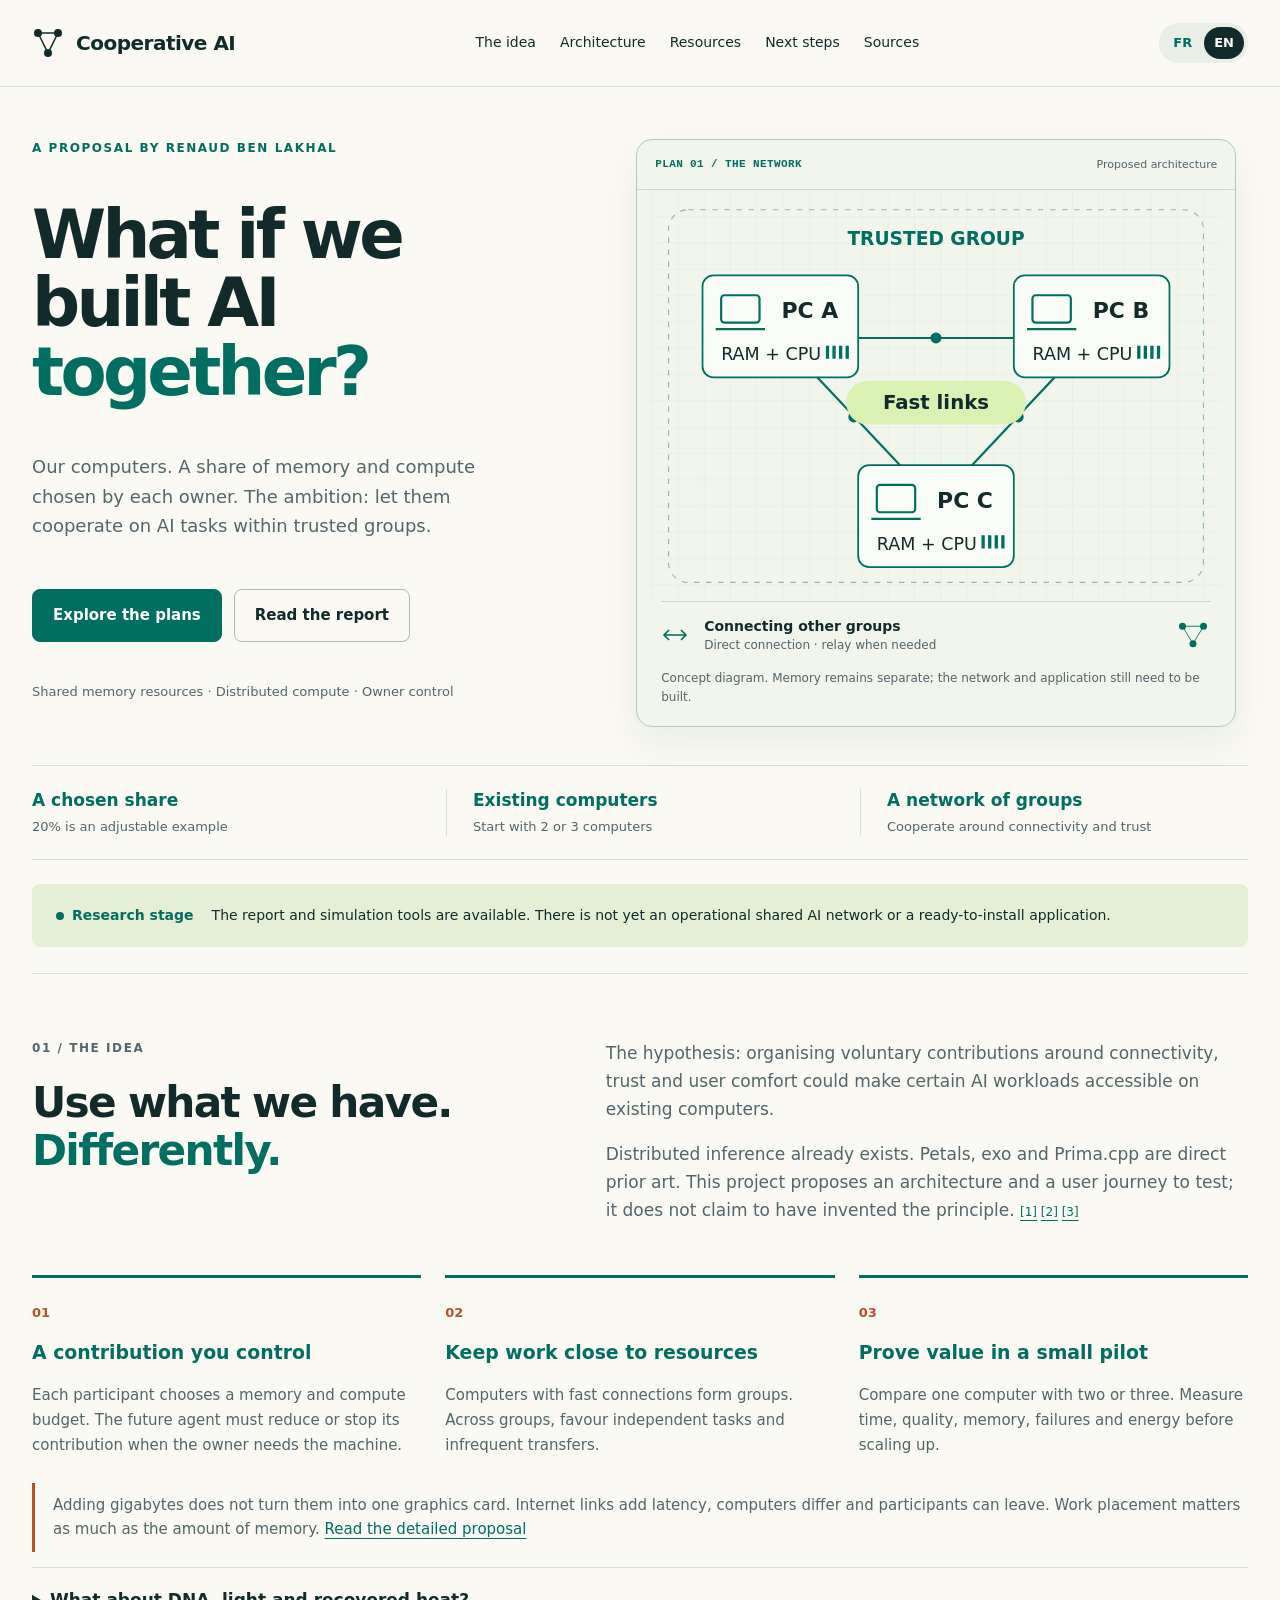
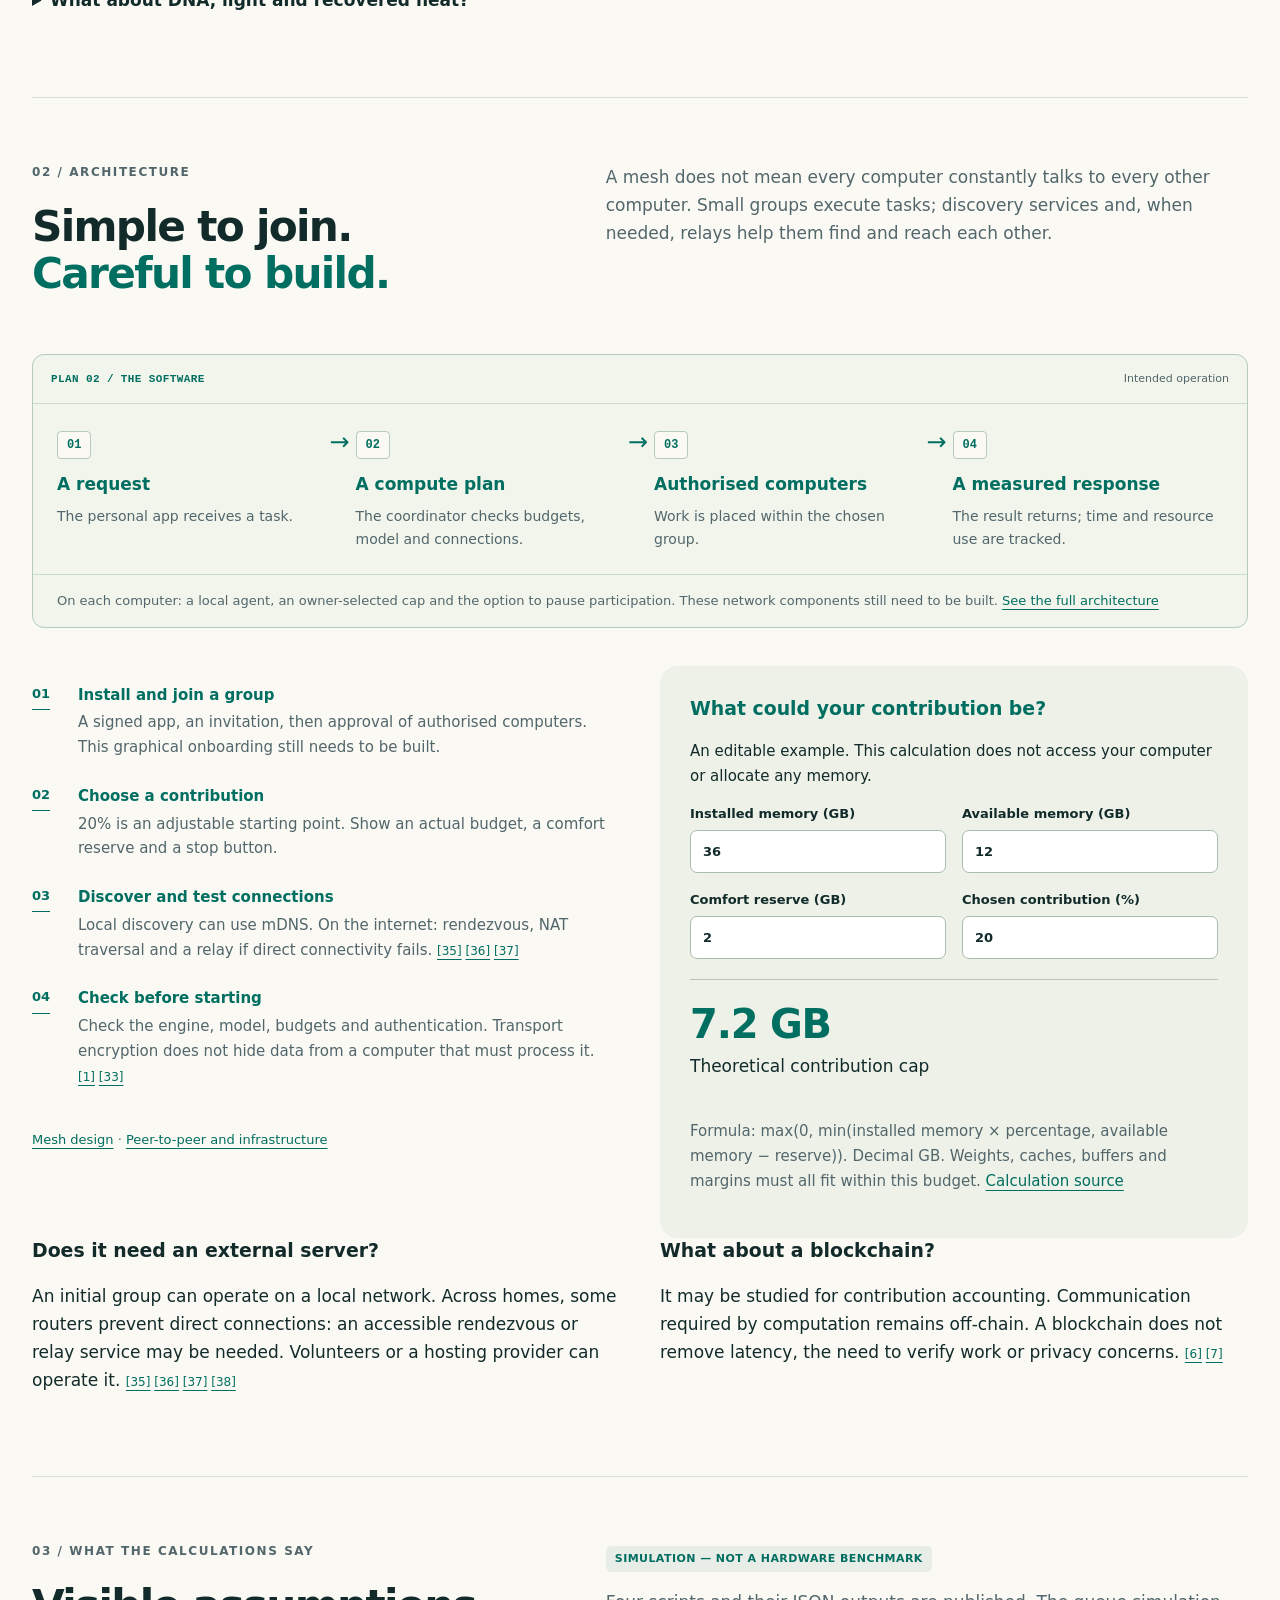
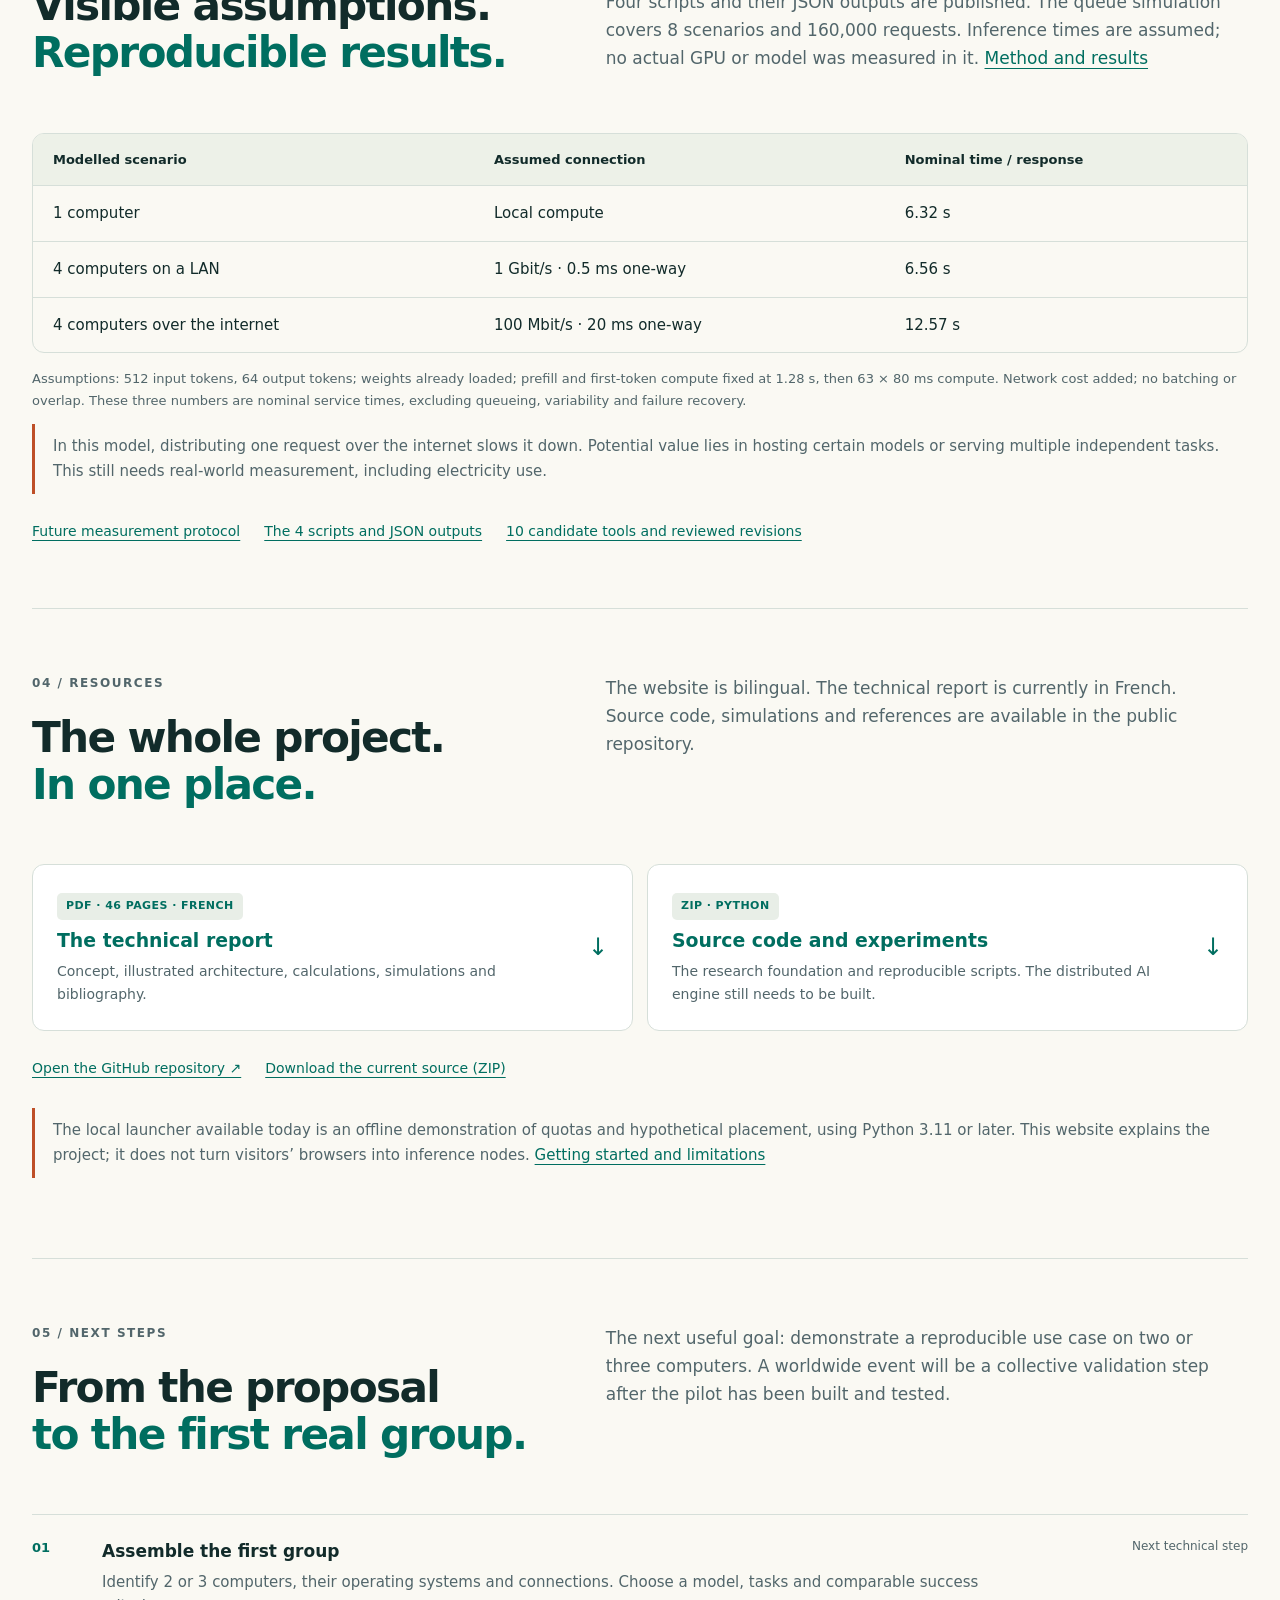
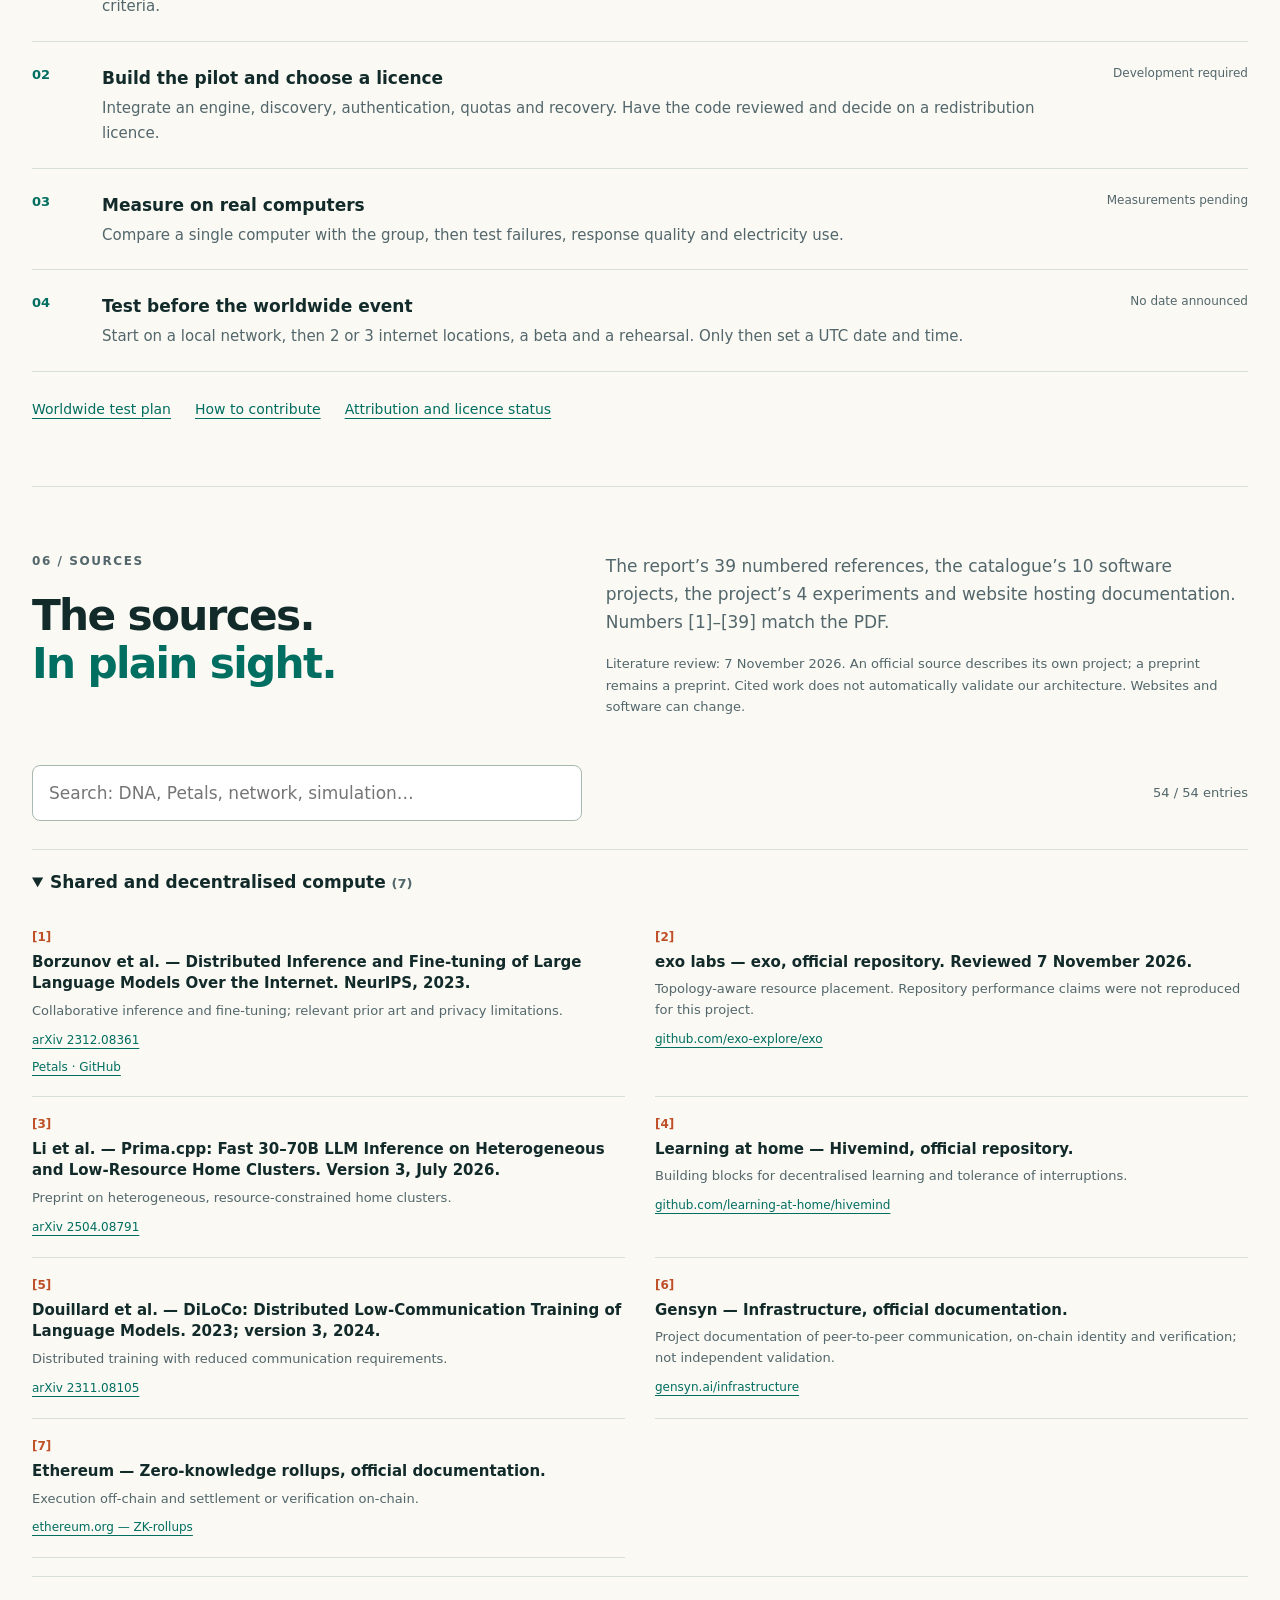
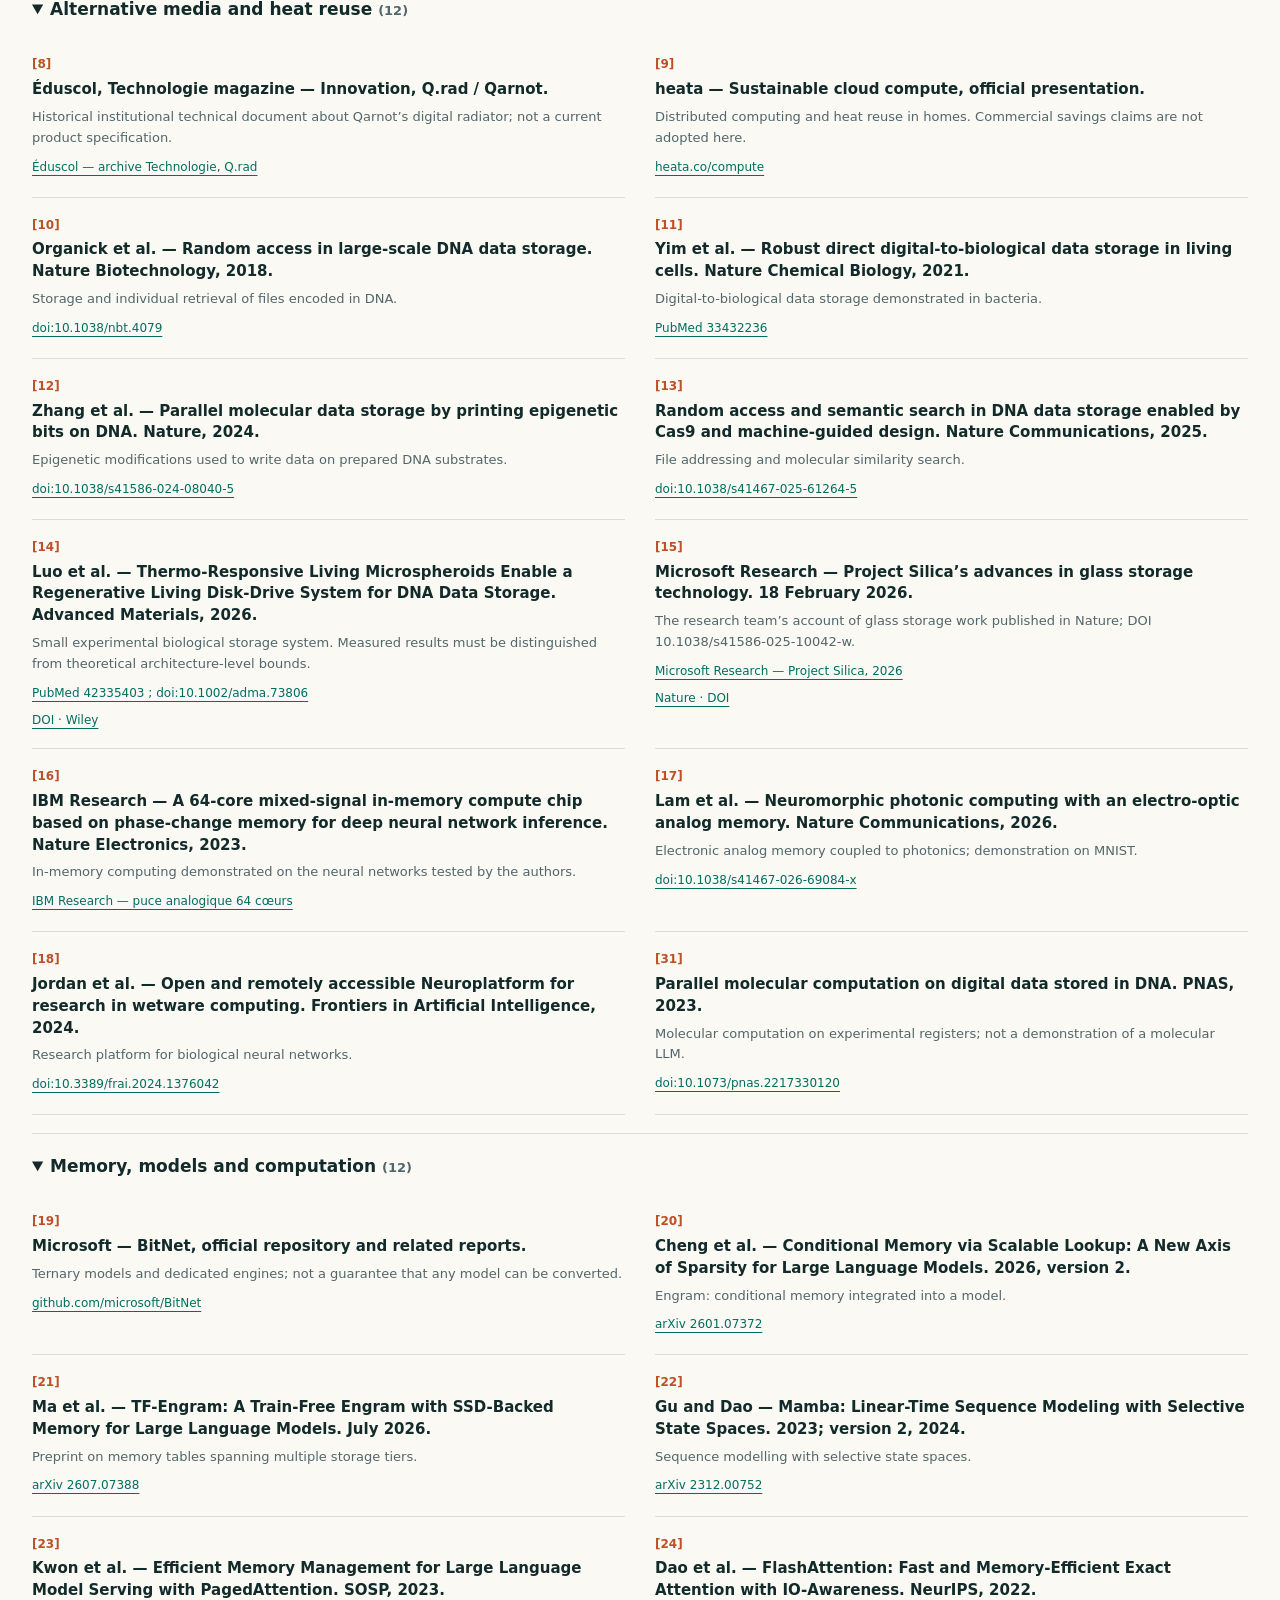
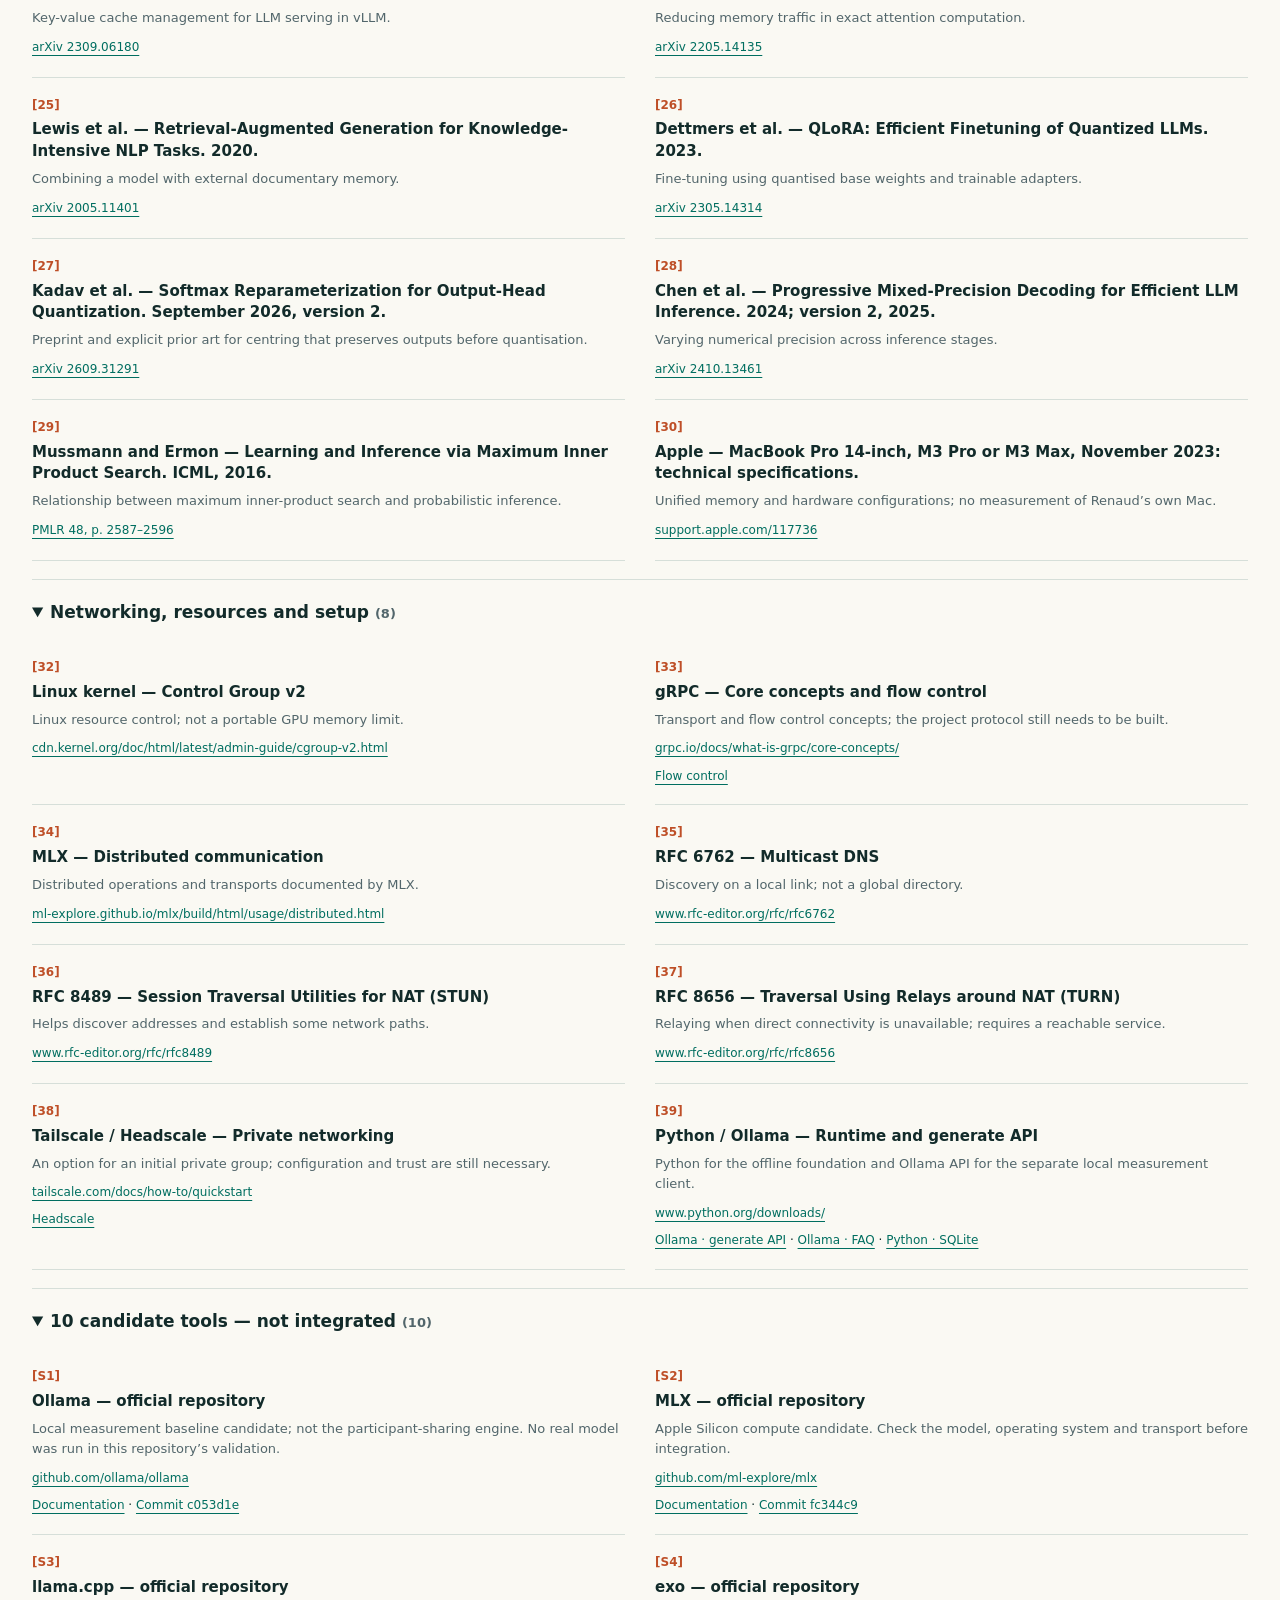
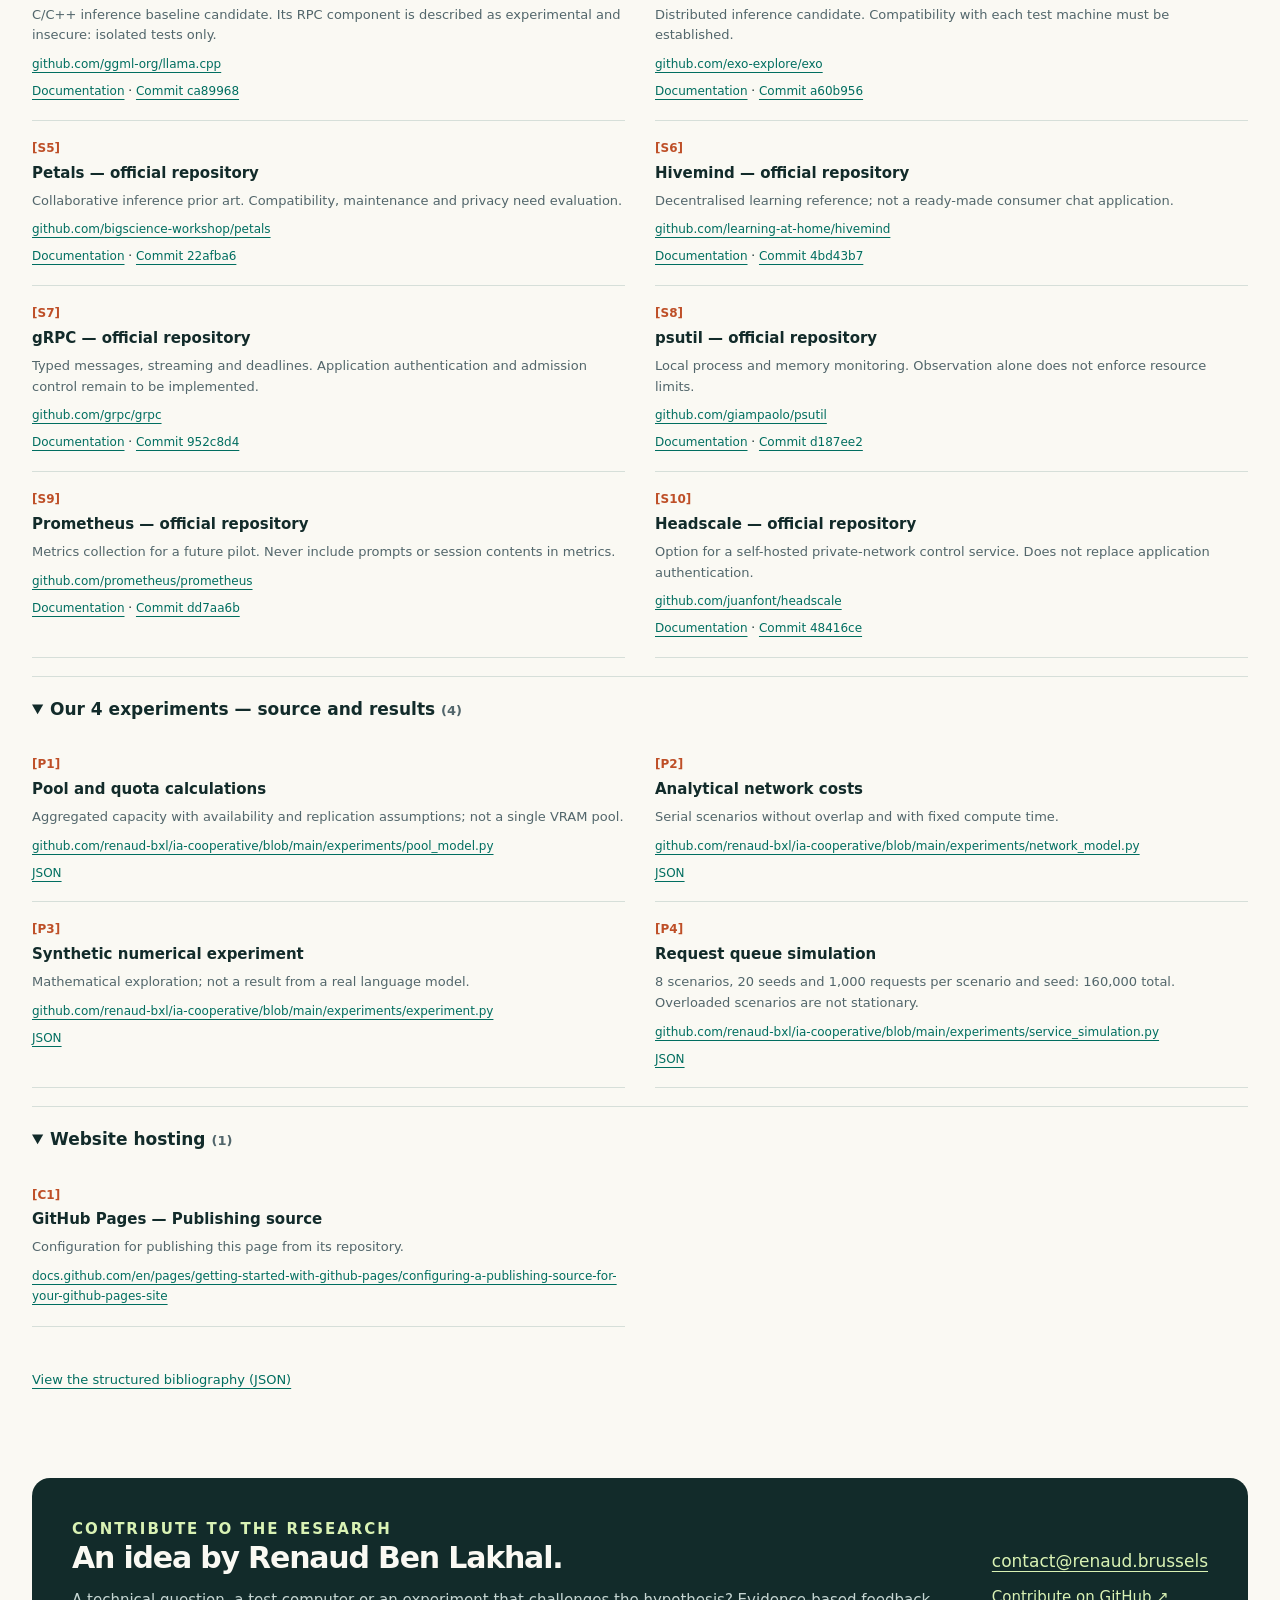
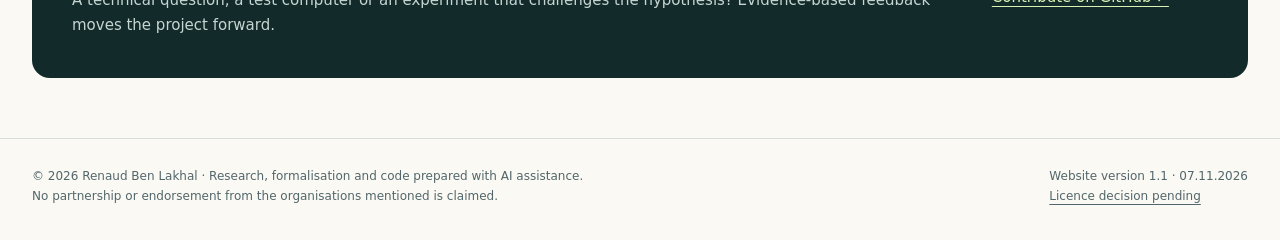
<file: docs/en.html>
<!doctype html><html lang="en"><head><meta charset="utf-8"><meta name="viewport" content="width=device-width,initial-scale=1"><title>Cooperative AI — Renaud Ben Lakhal</title><meta name="description" content="A proposal by Renaud Ben Lakhal for voluntary sharing of memory and compute. Architecture, reproducible simulations, resources and references."><meta name="author" content="Renaud Ben Lakhal"><meta name="theme-color" content="#142e37"><meta property="og:title" content="Cooperative AI — Renaud Ben Lakhal"><meta property="og:description" content="A proposal by Renaud Ben Lakhal for voluntary sharing of memory and compute. Architecture, reproducible simulations, resources and references."><meta property="og:type" content="website"><link rel="alternate" hreflang="fr" href="index.html"><link rel="alternate" hreflang="en" href="en.html"><link rel="icon" href="site/favicon.svg" type="image/svg+xml"><link rel="stylesheet" href="site/style.css?v=1.1"><script src="site/app.js" defer></script></head><body>
 <a class="skip" href="#main">Skip to content</a><header class="header"><div class="wrap"><a class="brand" href="en.html"><svg viewBox="0 0 32 32" aria-hidden="true"><path d="M6 6 26 6 16 26Z" fill="none" stroke="currentColor" stroke-width="1.5"/><g fill="currentColor"><circle cx="6" cy="6" r="4"/><circle cx="26" cy="6" r="4"/><circle cx="16" cy="26" r="4"/></g></svg>Cooperative AI</a><nav class="nav" aria-label="Main navigation"><a href="#idea">The idea</a><a href="#architecture">Architecture</a><a href="#resources">Resources</a><a href="#next">Next steps</a><a href="#sources">Sources</a></nav><div class="languages" aria-label="Language"><a href="index.html" lang="fr" hreflang="fr" aria-label="Lire en français">FR</a><span aria-current="page">EN</span></div></div></header>
 <main id="main" class="wrap"><div class="hero"><p class="eyebrow hero-kicker">A proposal by Renaud Ben Lakhal</p><h1>What if we<br>built AI<br><em>together?</em></h1><p class="lede">Our computers. A share of memory and compute chosen by each owner. The ambition: let them cooperate on AI tasks within trusted groups.</p><div class="buttons"><a href="#architecture" class="button">Explore the plans</a><a href="#resources" class="button secondary">Read the report</a></div><p class="small hero-caption">Shared memory resources · Distributed compute · Owner control</p><figure class="hero-visual"><div class="plan-heading"><span>PLAN 01 / THE NETWORK</span><span class="plan-badge">Proposed architecture</span></div>
 <svg viewBox="0 0 520 375" role="img" aria-labelledby="diagram-title diagram-desc"><title id="diagram-title">Three computers in a trusted group</title><desc id="diagram-desc">Each computer keeps its own memory and compute budget. Three authorised computers connect over fast links. Groups would communicate directly or through a relay.</desc>
 <defs><pattern id="plan-grid" width="24" height="24" patternUnits="userSpaceOnUse"><path d="M24 0H0V24" fill="none" stroke="#dce6df" stroke-width=".6"/></pattern></defs>
 <rect width="520" height="375" fill="url(#plan-grid)"/>
 <rect x="16" y="18" width="488" height="340" rx="18" fill="none" stroke="#90b8a6" stroke-dasharray="5 6"/>
 <g font-family="system-ui,sans-serif" fill="#122b2a">
 <text x="260" y="50" text-anchor="middle" font-size="17" fill="#006e60" font-weight="700">TRUSTED GROUP</text>
 <path d="M118 135H402L260 286Z" fill="none" stroke="#006e60" stroke-width="2"/>
 <g fill="#006e60"><circle cx="260" cy="135" r="5"/><circle cx="185" cy="207" r="5"/><circle cx="335" cy="207" r="5"/></g>
 <rect x="178" y="174" width="164" height="40" rx="20" fill="#d9f2b4"/><text x="260" y="200" text-anchor="middle" font-size="18" font-weight="650">Fast links</text>
 <g transform="translate(47 78)"><rect width="142" height="93" rx="10" fill="#fafcf8" stroke="#006e60" stroke-width="1.6"/><rect x="17" y="18" width="35" height="25" rx="3" fill="none" stroke="#006e60" stroke-width="2"/><path d="M12 49h45" stroke="#006e60" stroke-width="2"/><text x="72" y="39" font-size="20" font-weight="700">PC A</text><text x="17" y="77" font-size="16">RAM + CPU</text><path d="M114 64v12m6-12v12m6-12v12m6-12v12" stroke="#006e60" stroke-width="3"/></g><g transform="translate(331 78)"><rect width="142" height="93" rx="10" fill="#fafcf8" stroke="#006e60" stroke-width="1.6"/><rect x="17" y="18" width="35" height="25" rx="3" fill="none" stroke="#006e60" stroke-width="2"/><path d="M12 49h45" stroke="#006e60" stroke-width="2"/><text x="72" y="39" font-size="20" font-weight="700">PC B</text><text x="17" y="77" font-size="16">RAM + CPU</text><path d="M114 64v12m6-12v12m6-12v12m6-12v12" stroke="#006e60" stroke-width="3"/></g><g transform="translate(189 251)"><rect width="142" height="93" rx="10" fill="#fafcf8" stroke="#006e60" stroke-width="1.6"/><rect x="17" y="18" width="35" height="25" rx="3" fill="none" stroke="#006e60" stroke-width="2"/><path d="M12 49h45" stroke="#006e60" stroke-width="2"/><text x="72" y="39" font-size="20" font-weight="700">PC C</text><text x="17" y="77" font-size="16">RAM + CPU</text><path d="M114 64v12m6-12v12m6-12v12m6-12v12" stroke="#006e60" stroke-width="3"/></g>
 </g></svg>
 <div class="plan-bridge"><svg viewBox="0 0 28 28" aria-hidden="true"><path d="M3 14h22m-5-5 5 5-5 5M8 9l-5 5 5 5" fill="none" stroke="currentColor" stroke-width="1.6"/></svg><div><strong>Connecting other groups</strong><span>Direct connection · relay when needed</span></div><svg viewBox="0 0 36 32" aria-hidden="true"><path d="m6 6 24 0-12 20Z" fill="none" stroke="currentColor"/><g fill="currentColor"><circle cx="6" cy="6" r="4"/><circle cx="30" cy="6" r="4"/><circle cx="18" cy="26" r="4"/></g></svg></div><figcaption>Concept diagram. Memory remains separate; the network and application still need to be built.</figcaption></figure></div>
 <div class="principles" aria-label="Project principles"><div><strong>A chosen share</strong><span>20% is an adjustable example</span></div><div><strong>Existing computers</strong><span>Start with 2 or 3 computers</span></div><div><strong>A network of groups</strong><span>Cooperate around connectivity and trust</span></div></div>
 <aside class="status"><strong><span class="dot"></span>Research stage</strong><p>The report and simulation tools are available. There is not yet an operational shared AI network or a ready-to-install application.</p></aside>
 <section id="idea"><div class="section-head"><div><p class="eyebrow">01 / The idea</p><h2>Use what we have.<br><em>Differently.</em></h2></div><div><p>The hypothesis: organising voluntary contributions around connectivity, trust and user comfort could make certain AI workloads accessible on existing computers.</p><p>Distributed inference already exists. Petals, exo and Prima.cpp are direct prior art. This project proposes an architecture and a user journey to test; it does not claim to have invented the principle. <span class="refs"><a href="#ref-1">[1]</a> <a href="#ref-2">[2]</a> <a href="#ref-3">[3]</a></span></p></div></div><div class="grid3"><article class="feature"><div class="number">01</div><h3>A contribution you control</h3><p>Each participant chooses a memory and compute budget. The future agent must reduce or stop its contribution when the owner needs the machine.</p></article><article class="feature"><div class="number">02</div><h3>Keep work close to resources</h3><p>Computers with fast connections form groups. Across groups, favour independent tasks and infrequent transfers.</p></article><article class="feature"><div class="number">03</div><h3>Prove value in a small pilot</h3><p>Compare one computer with two or three. Measure time, quality, memory, failures and energy before scaling up.</p></article></div><p class="note">Adding gigabytes does not turn them into one graphics card. Internet links add latency, computers differ and participants can leave. Work placement matters as much as the amount of memory. <a href="https://github.com/renaud-bxl/ia-cooperative/blob/main/docs/PROPOSITION.md">Read the detailed proposal</a></p>
 <details><summary>What about DNA, light and recovered heat?</summary><p>DNA storage, including storage in living cells, has been demonstrated in published experiments. This does not establish working memory directly usable by a PC-based LLM. Glass addresses a different archival need. Analog in-memory computing and photonics are distinct hardware directions. <span class="refs"><a href="#ref-10">[10]</a> <a href="#ref-11">[11]</a> <a href="#ref-12">[12]</a> <a href="#ref-13">[13]</a> <a href="#ref-14">[14]</a> <a href="#ref-15">[15]</a> <a href="#ref-16">[16]</a> <a href="#ref-17">[17]</a> <a href="#ref-18">[18]</a> <a href="#ref-31">[31]</a></span></p><p>Qarnot and heata illustrate heat reuse. This inspires useful placement of computation, without demonstrating energy savings for our system. The approach proposed here starts with a pilot using existing computers. <span class="refs"><a href="#ref-8">[8]</a> <a href="#ref-9">[9]</a></span></p></details></section>
 <section id="architecture"><div class="section-head"><div><p class="eyebrow">02 / Architecture</p><h2>Simple to join.<br><em>Careful to build.</em></h2></div><p>A mesh does not mean every computer constantly talks to every other computer. Small groups execute tasks; discovery services and, when needed, relays help them find and reach each other.</p></div><div class="flow-plan"><div class="plan-heading"><span>PLAN 02 / THE SOFTWARE</span><span class="plan-badge">Intended operation</span></div><ol class="flow-steps"><li><span class="flow-number">01</span><h3>A request</h3><p>The personal app receives a task.</p></li><li><span class="flow-number">02</span><h3>A compute plan</h3><p>The coordinator checks budgets, model and connections.</p></li><li><span class="flow-number">03</span><h3>Authorised computers</h3><p>Work is placed within the chosen group.</p></li><li><span class="flow-number">04</span><h3>A measured response</h3><p>The result returns; time and resource use are tracked.</p></li></ol><p class="flow-note">On each computer: a local agent, an owner-selected cap and the option to pause participation. These network components still need to be built. <a href="https://github.com/renaud-bxl/ia-cooperative/blob/main/docs/ARCHITECTURE.md">See the full architecture</a></p></div><div class="split"><div><ol class="steps"><li><strong>Install and join a group</strong><p>A signed app, an invitation, then approval of authorised computers. This graphical onboarding still needs to be built.</p></li><li><strong>Choose a contribution</strong><p>20% is an adjustable starting point. Show an actual budget, a comfort reserve and a stop button.</p></li><li><strong>Discover and test connections</strong><p>Local discovery can use mDNS. On the internet: rendezvous, NAT traversal and a relay if direct connectivity fails. <span class="refs"><a href="#ref-35">[35]</a> <a href="#ref-36">[36]</a> <a href="#ref-37">[37]</a></span></p></li><li><strong>Check before starting</strong><p>Check the engine, model, budgets and authentication. Transport encryption does not hide data from a computer that must process it. <span class="refs"><a href="#ref-1">[1]</a> <a href="#ref-33">[33]</a></span></p></li></ol><p class="small"><a href="https://github.com/renaud-bxl/ia-cooperative/blob/main/docs/MESH.md">Mesh design</a> · <a href="https://github.com/renaud-bxl/ia-cooperative/blob/main/docs/INFRASTRUCTURE.md">Peer-to-peer and infrastructure</a></p></div><div class="tint calculator"><h3>What could your contribution be?</h3><p>An editable example. This calculation does not access your computer or allocate any memory.</p><form id="quota-form" novalidate><div class="calc-fields"><label for="installed">Installed memory (GB)<input id="installed" type="number" min="0" max="1000000" step="any" value="36" required inputmode="decimal"></label><label for="available">Available memory (GB)<input id="available" type="number" min="0" max="1000000" step="any" value="12" required inputmode="decimal"></label><label for="reserve">Comfort reserve (GB)<input id="reserve" type="number" min="0" max="1000000" step="any" value="2" required inputmode="decimal"></label><label for="percent">Chosen contribution (%)<input id="percent" type="number" min="0" max="100" step="any" value="20" required inputmode="decimal"></label></div><div class="result" aria-live="polite"><strong id="quota-value">7.2 GB</strong>Theoretical contribution cap</div><p class="error" id="quota-error" role="status"></p></form><p class="small">Formula: max(0, min(installed memory × percentage, available memory − reserve)). Decimal GB. Weights, caches, buffers and margins must all fit within this budget. <a href="https://github.com/renaud-bxl/ia-cooperative/blob/main/coopai/policy.py">Calculation source</a></p></div></div>
 <div class="split"><div><h3>Does it need an external server?</h3><p>An initial group can operate on a local network. Across homes, some routers prevent direct connections: an accessible rendezvous or relay service may be needed. Volunteers or a hosting provider can operate it. <span class="refs"><a href="#ref-35">[35]</a> <a href="#ref-36">[36]</a> <a href="#ref-37">[37]</a> <a href="#ref-38">[38]</a></span></p></div><div><h3>What about a blockchain?</h3><p>It may be studied for contribution accounting. Communication required by computation remains off-chain. A blockchain does not remove latency, the need to verify work or privacy concerns. <span class="refs"><a href="#ref-6">[6]</a> <a href="#ref-7">[7]</a></span></p></div></div></section>
 <section id="evidence"><div class="section-head"><div><p class="eyebrow">03 / What the calculations say</p><h2>Visible assumptions.<br><em>Reproducible results.</em></h2></div><div><span class="tag">Simulation — not a hardware benchmark</span><p style="margin-top:16px">Four scripts and their JSON outputs are published. The queue simulation covers 8 scenarios and 160,000 requests. Inference times are assumed; no actual GPU or model was measured in it. <a href="#ref-P4">Method and results</a></p></div></div>
 <div class="table-wrap"><table><caption class="sr-only">Calculated nominal service times, excluding queueing</caption><thead><tr><th>Modelled scenario</th><th>Assumed connection</th><th>Nominal time / response</th></tr></thead><tbody><tr><td>1 computer</td><td>Local compute</td><td>6.32 s</td></tr><tr><td>4 computers on a LAN</td><td>1 Gbit/s · 0.5 ms one-way</td><td>6.56 s</td></tr><tr><td>4 computers over the internet</td><td>100 Mbit/s · 20 ms one-way</td><td>12.57 s</td></tr></tbody></table></div><p class="small" style="margin-top:15px">Assumptions: 512 input tokens, 64 output tokens; weights already loaded; prefill and first-token compute fixed at 1.28 s, then 63 × 80 ms compute. Network cost added; no batching or overlap. These three numbers are nominal service times, excluding queueing, variability and failure recovery.</p><p class="note">In this model, distributing one request over the internet slows it down. Potential value lies in hosting certain models or serving multiple independent tasks. This still needs real-world measurement, including electricity use.</p><div class="links-row"><a href="https://github.com/renaud-bxl/ia-cooperative/blob/main/docs/BENCHMARKS.md">Future measurement protocol</a><a href="https://github.com/renaud-bxl/ia-cooperative/tree/main/experiments">The 4 scripts and JSON outputs</a><a href="https://github.com/renaud-bxl/ia-cooperative/blob/main/catalog/software.json">10 candidate tools and reviewed revisions</a></div></section>
 <section id="resources"><div class="section-head"><div><p class="eyebrow">04 / Resources</p><h2>The whole project.<br><em>In one place.</em></h2></div><p>The website is bilingual. The technical report is currently in French. Source code, simulations and references are available in the public repository.</p></div><div class="download-grid"><a class="download" href="downloads/IA_cooperative_v1.4.pdf" download><div><span class="tag">PDF · 46 pages · French</span><h3>The technical report</h3><p>Concept, illustrated architecture, calculations, simulations and bibliography.</p></div><span class="arrow" aria-hidden="true">↓</span></a><a class="download" href="https://github.com/renaud-bxl/ia-cooperative/archive/refs/heads/main.zip" download><div><span class="tag">ZIP · PYTHON</span><h3>Source code and experiments</h3><p>The research foundation and reproducible scripts. The distributed AI engine still needs to be built.</p></div><span class="arrow" aria-hidden="true">↓</span></a></div><div class="links-row"><a href="https://github.com/renaud-bxl/ia-cooperative">Open the GitHub repository ↗</a><a href="https://github.com/renaud-bxl/ia-cooperative/archive/refs/heads/main.zip">Download the current source (ZIP)</a></div><p class="note" style="margin-top:28px">The local launcher available today is an offline demonstration of quotas and hypothetical placement, using Python 3.11 or later. This website explains the project; it does not turn visitors’ browsers into inference nodes. <a href="https://github.com/renaud-bxl/ia-cooperative/blob/main/docs/GETTING_STARTED.md">Getting started and limitations</a></p></section>
 <section id="next"><div class="section-head"><div><p class="eyebrow">05 / Next steps</p><h2>From the proposal<br><em>to the first real group.</em></h2></div><p>The next useful goal: demonstrate a reproducible use case on two or three computers. A worldwide event will be a collective validation step after the pilot has been built and tested.</p></div><ol class="roadmap"><li><span class="num">01</span><div><strong>Assemble the first group</strong><p>Identify 2 or 3 computers, their operating systems and connections. Choose a model, tasks and comparable success criteria.</p></div><span class="state">Next technical step</span></li><li><span class="num">02</span><div><strong>Build the pilot and choose a licence</strong><p>Integrate an engine, discovery, authentication, quotas and recovery. Have the code reviewed and decide on a redistribution licence.</p></div><span class="state">Development required</span></li><li><span class="num">03</span><div><strong>Measure on real computers</strong><p>Compare a single computer with the group, then test failures, response quality and electricity use.</p></div><span class="state">Measurements pending</span></li><li><span class="num">04</span><div><strong>Test before the worldwide event</strong><p>Start on a local network, then 2 or 3 internet locations, a beta and a rehearsal. Only then set a UTC date and time.</p></div><span class="state">No date announced</span></li></ol><div class="links-row"><a href="https://github.com/renaud-bxl/ia-cooperative/blob/main/docs/GLOBAL_TEST.md">Worldwide test plan</a><a href="https://github.com/renaud-bxl/ia-cooperative/blob/main/CONTRIBUTING.md">How to contribute</a><a href="https://github.com/renaud-bxl/ia-cooperative/blob/main/ATTRIBUTION.md">Attribution and licence status</a></div></section>
 <section id="sources"><div class="section-head"><div><p class="eyebrow">06 / Sources</p><h2>The sources.<br><em>In plain sight.</em></h2></div><div><p>The report’s 39 numbered references, the catalogue’s 10 software projects, the project’s 4 experiments and website hosting documentation. Numbers [1]–[39] match the PDF.</p><p class="small">Literature review: 7 November 2026. An official source describes its own project; a preprint remains a preprint. Cited work does not automatically validate our architecture. Websites and software can change.</p></div></div><div class="source-tools"><label><span class="sr-only">Search sources</span><input id="source-search" type="search" placeholder="Search: DNA, Petals, network, simulation…" autocomplete="off"></label><span id="source-count" role="status"></span></div><details class="source-group" open><summary>Shared and decentralised compute <span class="small">(7)</span></summary><ul class="source-list"><li class="source" id="ref-1"><div class="refno">[1]</div><h3><a href="https://arxiv.org/abs/2312.08361">Borzunov et al. — Distributed Inference and Fine-tuning of Large Language Models Over the Internet. NeurIPS, 2023.</a></h3><p>Collaborative inference and fine-tuning; relevant prior art and privacy limitations.</p><a href="https://arxiv.org/abs/2312.08361" class="source-link">arXiv 2312.08361</a><div class="extra"><a href="https://github.com/bigscience-workshop/petals">Petals · GitHub</a></div></li><li class="source" id="ref-2"><div class="refno">[2]</div><h3><a href="https://github.com/exo-explore/exo">exo labs — exo, official repository. Reviewed 7 November 2026.</a></h3><p>Topology-aware resource placement. Repository performance claims were not reproduced for this project.</p><a href="https://github.com/exo-explore/exo" class="source-link">github.com/exo-explore/exo</a></li><li class="source" id="ref-3"><div class="refno">[3]</div><h3><a href="https://arxiv.org/abs/2504.08791">Li et al. — Prima.cpp: Fast 30–70B LLM Inference on Heterogeneous and Low-Resource Home Clusters. Version 3, July 2026.</a></h3><p>Preprint on heterogeneous, resource-constrained home clusters.</p><a href="https://arxiv.org/abs/2504.08791" class="source-link">arXiv 2504.08791</a></li><li class="source" id="ref-4"><div class="refno">[4]</div><h3><a href="https://github.com/learning-at-home/hivemind">Learning at home — Hivemind, official repository.</a></h3><p>Building blocks for decentralised learning and tolerance of interruptions.</p><a href="https://github.com/learning-at-home/hivemind" class="source-link">github.com/learning-at-home/hivemind</a></li><li class="source" id="ref-5"><div class="refno">[5]</div><h3><a href="https://arxiv.org/abs/2311.08105">Douillard et al. — DiLoCo: Distributed Low-Communication Training of Language Models. 2023; version 3, 2024.</a></h3><p>Distributed training with reduced communication requirements.</p><a href="https://arxiv.org/abs/2311.08105" class="source-link">arXiv 2311.08105</a></li><li class="source" id="ref-6"><div class="refno">[6]</div><h3><a href="https://www.gensyn.ai/infrastructure">Gensyn — Infrastructure, official documentation.</a></h3><p>Project documentation of peer-to-peer communication, on-chain identity and verification; not independent validation.</p><a href="https://www.gensyn.ai/infrastructure" class="source-link">gensyn.ai/infrastructure</a></li><li class="source" id="ref-7"><div class="refno">[7]</div><h3><a href="https://ethereum.org/developers/docs/scaling/zk-rollups/">Ethereum — Zero-knowledge rollups, official documentation.</a></h3><p>Execution off-chain and settlement or verification on-chain.</p><a href="https://ethereum.org/developers/docs/scaling/zk-rollups/" class="source-link">ethereum.org — ZK-rollups</a></li></ul></details><details class="source-group" open><summary>Alternative media and heat reuse <span class="small">(12)</span></summary><ul class="source-list"><li class="source" id="ref-8"><div class="refno">[8]</div><h3><a href="https://sti.eduscol.education.fr/sites/eduscol.education.fr.sti/files/ressources/techniques/11658/11658-rubriques-innovation-revue-technologie.pdf">Éduscol, Technologie magazine — Innovation, Q.rad / Qarnot.</a></h3><p>Historical institutional technical document about Qarnot’s digital radiator; not a current product specification.</p><a href="https://sti.eduscol.education.fr/sites/eduscol.education.fr.sti/files/ressources/techniques/11658/11658-rubriques-innovation-revue-technologie.pdf" class="source-link">Éduscol — archive Technologie, Q.rad</a></li><li class="source" id="ref-9"><div class="refno">[9]</div><h3><a href="https://heata.co/compute">heata — Sustainable cloud compute, official presentation.</a></h3><p>Distributed computing and heat reuse in homes. Commercial savings claims are not adopted here.</p><a href="https://heata.co/compute" class="source-link">heata.co/compute</a></li><li class="source" id="ref-10"><div class="refno">[10]</div><h3><a href="https://www.nature.com/articles/nbt.4079">Organick et al. — Random access in large-scale DNA data storage. Nature Biotechnology, 2018.</a></h3><p>Storage and individual retrieval of files encoded in DNA.</p><a href="https://www.nature.com/articles/nbt.4079" class="source-link">doi:10.1038/nbt.4079</a></li><li class="source" id="ref-11"><div class="refno">[11]</div><h3><a href="https://pubmed.ncbi.nlm.nih.gov/33432236/">Yim et al. — Robust direct digital-to-biological data storage in living cells. Nature Chemical Biology, 2021.</a></h3><p>Digital-to-biological data storage demonstrated in bacteria.</p><a href="https://pubmed.ncbi.nlm.nih.gov/33432236/" class="source-link">PubMed 33432236</a></li><li class="source" id="ref-12"><div class="refno">[12]</div><h3><a href="https://www.nature.com/articles/s41586-024-08040-5">Zhang et al. — Parallel molecular data storage by printing epigenetic bits on DNA. Nature, 2024.</a></h3><p>Epigenetic modifications used to write data on prepared DNA substrates.</p><a href="https://www.nature.com/articles/s41586-024-08040-5" class="source-link">doi:10.1038/s41586-024-08040-5</a></li><li class="source" id="ref-13"><div class="refno">[13]</div><h3><a href="https://www.nature.com/articles/s41467-025-61264-5">Random access and semantic search in DNA data storage enabled by Cas9 and machine-guided design. Nature Communications, 2025.</a></h3><p>File addressing and molecular similarity search.</p><a href="https://www.nature.com/articles/s41467-025-61264-5" class="source-link">doi:10.1038/s41467-025-61264-5</a></li><li class="source" id="ref-14"><div class="refno">[14]</div><h3><a href="https://pubmed.ncbi.nlm.nih.gov/42335403/">Luo et al. — Thermo-Responsive Living Microspheroids Enable a Regenerative Living Disk-Drive System for DNA Data Storage. Advanced Materials, 2026.</a></h3><p>Small experimental biological storage system. Measured results must be distinguished from theoretical architecture-level bounds.</p><a href="https://pubmed.ncbi.nlm.nih.gov/42335403/" class="source-link">PubMed 42335403 ; doi:10.1002/adma.73806</a><div class="extra"><a href="https://doi.org/10.1002/adma.73806">DOI · Wiley</a></div></li><li class="source" id="ref-15"><div class="refno">[15]</div><h3><a href="https://www.microsoft.com/en-us/research/blog/project-silicas-advances-in-glass-storage-technology/">Microsoft Research — Project Silica’s advances in glass storage technology. 18 February 2026.</a></h3><p>The research team’s account of glass storage work published in Nature; DOI 10.1038/s41586-025-10042-w.</p><a href="https://www.microsoft.com/en-us/research/blog/project-silicas-advances-in-glass-storage-technology/" class="source-link">Microsoft Research — Project Silica, 2026</a><div class="extra"><a href="https://doi.org/10.1038/s41586-025-10042-w">Nature · DOI</a></div></li><li class="source" id="ref-16"><div class="refno">[16]</div><h3><a href="https://research.ibm.com/publications/a-64-core-mixed-signal-in-memory-compute-chip-based-on-phase-change-memory-for-deep-neural-network-inference">IBM Research — A 64-core mixed-signal in-memory compute chip based on phase-change memory for deep neural network inference. Nature Electronics, 2023.</a></h3><p>In-memory computing demonstrated on the neural networks tested by the authors.</p><a href="https://research.ibm.com/publications/a-64-core-mixed-signal-in-memory-compute-chip-based-on-phase-change-memory-for-deep-neural-network-inference" class="source-link">IBM Research — puce analogique 64 cœurs</a></li><li class="source" id="ref-17"><div class="refno">[17]</div><h3><a href="https://www.nature.com/articles/s41467-026-69084-x">Lam et al. — Neuromorphic photonic computing with an electro-optic analog memory. Nature Communications, 2026.</a></h3><p>Electronic analog memory coupled to photonics; demonstration on MNIST.</p><a href="https://www.nature.com/articles/s41467-026-69084-x" class="source-link">doi:10.1038/s41467-026-69084-x</a></li><li class="source" id="ref-18"><div class="refno">[18]</div><h3><a href="https://www.frontiersin.org/journals/artificial-intelligence/articles/10.3389/frai.2024.1376042/full">Jordan et al. — Open and remotely accessible Neuroplatform for research in wetware computing. Frontiers in Artificial Intelligence, 2024.</a></h3><p>Research platform for biological neural networks.</p><a href="https://www.frontiersin.org/journals/artificial-intelligence/articles/10.3389/frai.2024.1376042/full" class="source-link">doi:10.3389/frai.2024.1376042</a></li><li class="source" id="ref-31"><div class="refno">[31]</div><h3><a href="https://pmc.ncbi.nlm.nih.gov/articles/PMC10500265/">Parallel molecular computation on digital data stored in DNA. PNAS, 2023.</a></h3><p>Molecular computation on experimental registers; not a demonstration of a molecular LLM.</p><a href="https://pmc.ncbi.nlm.nih.gov/articles/PMC10500265/" class="source-link">doi:10.1073/pnas.2217330120</a></li></ul></details><details class="source-group" open><summary>Memory, models and computation <span class="small">(12)</span></summary><ul class="source-list"><li class="source" id="ref-19"><div class="refno">[19]</div><h3><a href="https://github.com/microsoft/BitNet">Microsoft — BitNet, official repository and related reports.</a></h3><p>Ternary models and dedicated engines; not a guarantee that any model can be converted.</p><a href="https://github.com/microsoft/BitNet" class="source-link">github.com/microsoft/BitNet</a></li><li class="source" id="ref-20"><div class="refno">[20]</div><h3><a href="https://arxiv.org/abs/2601.07372">Cheng et al. — Conditional Memory via Scalable Lookup: A New Axis of Sparsity for Large Language Models. 2026, version 2.</a></h3><p>Engram: conditional memory integrated into a model.</p><a href="https://arxiv.org/abs/2601.07372" class="source-link">arXiv 2601.07372</a></li><li class="source" id="ref-21"><div class="refno">[21]</div><h3><a href="https://arxiv.org/abs/2607.07388">Ma et al. — TF-Engram: A Train-Free Engram with SSD-Backed Memory for Large Language Models. July 2026.</a></h3><p>Preprint on memory tables spanning multiple storage tiers.</p><a href="https://arxiv.org/abs/2607.07388" class="source-link">arXiv 2607.07388</a></li><li class="source" id="ref-22"><div class="refno">[22]</div><h3><a href="https://arxiv.org/abs/2312.00752">Gu and Dao — Mamba: Linear-Time Sequence Modeling with Selective State Spaces. 2023; version 2, 2024.</a></h3><p>Sequence modelling with selective state spaces.</p><a href="https://arxiv.org/abs/2312.00752" class="source-link">arXiv 2312.00752</a></li><li class="source" id="ref-23"><div class="refno">[23]</div><h3><a href="https://arxiv.org/abs/2309.06180">Kwon et al. — Efficient Memory Management for Large Language Model Serving with PagedAttention. SOSP, 2023.</a></h3><p>Key-value cache management for LLM serving in vLLM.</p><a href="https://arxiv.org/abs/2309.06180" class="source-link">arXiv 2309.06180</a></li><li class="source" id="ref-24"><div class="refno">[24]</div><h3><a href="https://arxiv.org/abs/2205.14135">Dao et al. — FlashAttention: Fast and Memory-Efficient Exact Attention with IO-Awareness. NeurIPS, 2022.</a></h3><p>Reducing memory traffic in exact attention computation.</p><a href="https://arxiv.org/abs/2205.14135" class="source-link">arXiv 2205.14135</a></li><li class="source" id="ref-25"><div class="refno">[25]</div><h3><a href="https://arxiv.org/abs/2005.11401">Lewis et al. — Retrieval-Augmented Generation for Knowledge-Intensive NLP Tasks. 2020.</a></h3><p>Combining a model with external documentary memory.</p><a href="https://arxiv.org/abs/2005.11401" class="source-link">arXiv 2005.11401</a></li><li class="source" id="ref-26"><div class="refno">[26]</div><h3><a href="https://arxiv.org/abs/2305.14314">Dettmers et al. — QLoRA: Efficient Finetuning of Quantized LLMs. 2023.</a></h3><p>Fine-tuning using quantised base weights and trainable adapters.</p><a href="https://arxiv.org/abs/2305.14314" class="source-link">arXiv 2305.14314</a></li><li class="source" id="ref-27"><div class="refno">[27]</div><h3><a href="https://arxiv.org/abs/2609.31291">Kadav et al. — Softmax Reparameterization for Output-Head Quantization. September 2026, version 2.</a></h3><p>Preprint and explicit prior art for centring that preserves outputs before quantisation.</p><a href="https://arxiv.org/abs/2609.31291" class="source-link">arXiv 2609.31291</a></li><li class="source" id="ref-28"><div class="refno">[28]</div><h3><a href="https://arxiv.org/abs/2410.13461">Chen et al. — Progressive Mixed-Precision Decoding for Efficient LLM Inference. 2024; version 2, 2025.</a></h3><p>Varying numerical precision across inference stages.</p><a href="https://arxiv.org/abs/2410.13461" class="source-link">arXiv 2410.13461</a></li><li class="source" id="ref-29"><div class="refno">[29]</div><h3><a href="https://proceedings.mlr.press/v48/mussmann16">Mussmann and Ermon — Learning and Inference via Maximum Inner Product Search. ICML, 2016.</a></h3><p>Relationship between maximum inner-product search and probabilistic inference.</p><a href="https://proceedings.mlr.press/v48/mussmann16" class="source-link">PMLR 48, p. 2587–2596</a></li><li class="source" id="ref-30"><div class="refno">[30]</div><h3><a href="https://support.apple.com/en-us/117736">Apple — MacBook Pro 14-inch, M3 Pro or M3 Max, November 2023: technical specifications.</a></h3><p>Unified memory and hardware configurations; no measurement of Renaud’s own Mac.</p><a href="https://support.apple.com/en-us/117736" class="source-link">support.apple.com/117736</a></li></ul></details><details class="source-group" open><summary>Networking, resources and setup <span class="small">(8)</span></summary><ul class="source-list"><li class="source" id="ref-32"><div class="refno">[32]</div><h3><a href="https://cdn.kernel.org/doc/html/latest/admin-guide/cgroup-v2.html">Linux kernel — Control Group v2</a></h3><p>Linux resource control; not a portable GPU memory limit.</p><a href="https://cdn.kernel.org/doc/html/latest/admin-guide/cgroup-v2.html" class="source-link">cdn.kernel.org/doc/html/latest/admin-guide/cgroup-v2.html</a></li><li class="source" id="ref-33"><div class="refno">[33]</div><h3><a href="https://grpc.io/docs/what-is-grpc/core-concepts/">gRPC — Core concepts and flow control</a></h3><p>Transport and flow control concepts; the project protocol still needs to be built.</p><a href="https://grpc.io/docs/what-is-grpc/core-concepts/" class="source-link">grpc.io/docs/what-is-grpc/core-concepts/</a><div class="extra"><a href="https://grpc.io/docs/guides/flow-control/">Flow control</a></div></li><li class="source" id="ref-34"><div class="refno">[34]</div><h3><a href="https://ml-explore.github.io/mlx/build/html/usage/distributed.html">MLX — Distributed communication</a></h3><p>Distributed operations and transports documented by MLX.</p><a href="https://ml-explore.github.io/mlx/build/html/usage/distributed.html" class="source-link">ml-explore.github.io/mlx/build/html/usage/distributed.html</a></li><li class="source" id="ref-35"><div class="refno">[35]</div><h3><a href="https://www.rfc-editor.org/rfc/rfc6762">RFC 6762 — Multicast DNS</a></h3><p>Discovery on a local link; not a global directory.</p><a href="https://www.rfc-editor.org/rfc/rfc6762" class="source-link">www.rfc-editor.org/rfc/rfc6762</a></li><li class="source" id="ref-36"><div class="refno">[36]</div><h3><a href="https://www.rfc-editor.org/rfc/rfc8489">RFC 8489 — Session Traversal Utilities for NAT (STUN)</a></h3><p>Helps discover addresses and establish some network paths.</p><a href="https://www.rfc-editor.org/rfc/rfc8489" class="source-link">www.rfc-editor.org/rfc/rfc8489</a></li><li class="source" id="ref-37"><div class="refno">[37]</div><h3><a href="https://www.rfc-editor.org/rfc/rfc8656">RFC 8656 — Traversal Using Relays around NAT (TURN)</a></h3><p>Relaying when direct connectivity is unavailable; requires a reachable service.</p><a href="https://www.rfc-editor.org/rfc/rfc8656" class="source-link">www.rfc-editor.org/rfc/rfc8656</a></li><li class="source" id="ref-38"><div class="refno">[38]</div><h3><a href="https://tailscale.com/docs/how-to/quickstart">Tailscale / Headscale — Private networking</a></h3><p>An option for an initial private group; configuration and trust are still necessary.</p><a href="https://tailscale.com/docs/how-to/quickstart" class="source-link">tailscale.com/docs/how-to/quickstart</a><div class="extra"><a href="https://github.com/juanfont/headscale">Headscale</a></div></li><li class="source" id="ref-39"><div class="refno">[39]</div><h3><a href="https://www.python.org/downloads/">Python / Ollama — Runtime and generate API</a></h3><p>Python for the offline foundation and Ollama API for the separate local measurement client.</p><a href="https://www.python.org/downloads/" class="source-link">www.python.org/downloads/</a><div class="extra"><a href="https://docs.ollama.com/api/generate">Ollama · generate API</a> · <a href="https://docs.ollama.com/faq">Ollama · FAQ</a> · <a href="https://docs.python.org/3/library/sqlite3.html">Python · SQLite</a></div></li></ul></details><details class="source-group" open><summary>10 candidate tools — not integrated <span class="small">(10)</span></summary><ul class="source-list"><li class="source" id="ref-S1"><div class="refno">[S1]</div><h3><a href="https://github.com/ollama/ollama">Ollama — official repository</a></h3><p>Local measurement baseline candidate; not the participant-sharing engine. No real model was run in this repository’s validation.</p><a href="https://github.com/ollama/ollama" class="source-link">github.com/ollama/ollama</a><div class="extra"><a href="https://docs.ollama.com/api/generate">Documentation</a> · <a href="https://github.com/ollama/ollama/commit/c053d1e98537f208b24165446369bd376a015999">Commit c053d1e</a></div></li><li class="source" id="ref-S2"><div class="refno">[S2]</div><h3><a href="https://github.com/ml-explore/mlx">MLX — official repository</a></h3><p>Apple Silicon compute candidate. Check the model, operating system and transport before integration.</p><a href="https://github.com/ml-explore/mlx" class="source-link">github.com/ml-explore/mlx</a><div class="extra"><a href="https://ml-explore.github.io/mlx/build/html/usage/distributed.html">Documentation</a> · <a href="https://github.com/ml-explore/mlx/commit/fc344c986c4169d99f76b5d95ae6b4a58a359a63">Commit fc344c9</a></div></li><li class="source" id="ref-S3"><div class="refno">[S3]</div><h3><a href="https://github.com/ggml-org/llama.cpp">llama.cpp — official repository</a></h3><p>C/C++ inference baseline candidate. Its RPC component is described as experimental and insecure: isolated tests only.</p><a href="https://github.com/ggml-org/llama.cpp" class="source-link">github.com/ggml-org/llama.cpp</a><div class="extra"><a href="https://github.com/ggml-org/llama.cpp/blob/master/tools/rpc/README.md">Documentation</a> · <a href="https://github.com/ggml-org/llama.cpp/commit/ca89968a23a13e571a6b802a9891d22763153b61">Commit ca89968</a></div></li><li class="source" id="ref-S4"><div class="refno">[S4]</div><h3><a href="https://github.com/exo-explore/exo">exo — official repository</a></h3><p>Distributed inference candidate. Compatibility with each test machine must be established.</p><a href="https://github.com/exo-explore/exo" class="source-link">github.com/exo-explore/exo</a><div class="extra"><a href="https://github.com/exo-explore/exo/blob/main/PLATFORMS.md">Documentation</a> · <a href="https://github.com/exo-explore/exo/commit/a60b95698ca81737d367443674dd5563cbc9559b">Commit a60b956</a></div></li><li class="source" id="ref-S5"><div class="refno">[S5]</div><h3><a href="https://github.com/bigscience-workshop/petals">Petals — official repository</a></h3><p>Collaborative inference prior art. Compatibility, maintenance and privacy need evaluation.</p><a href="https://github.com/bigscience-workshop/petals" class="source-link">github.com/bigscience-workshop/petals</a><div class="extra"><a href="https://github.com/bigscience-workshop/petals">Documentation</a> · <a href="https://github.com/bigscience-workshop/petals/commit/22afba627a7eb4fcfe9418c49472c6a51334b8ac">Commit 22afba6</a></div></li><li class="source" id="ref-S6"><div class="refno">[S6]</div><h3><a href="https://github.com/learning-at-home/hivemind">Hivemind — official repository</a></h3><p>Decentralised learning reference; not a ready-made consumer chat application.</p><a href="https://github.com/learning-at-home/hivemind" class="source-link">github.com/learning-at-home/hivemind</a><div class="extra"><a href="https://github.com/learning-at-home/hivemind">Documentation</a> · <a href="https://github.com/learning-at-home/hivemind/commit/4bd43b77895019b20d18d81d0d0c1a5ab9a10847">Commit 4bd43b7</a></div></li><li class="source" id="ref-S7"><div class="refno">[S7]</div><h3><a href="https://github.com/grpc/grpc">gRPC — official repository</a></h3><p>Typed messages, streaming and deadlines. Application authentication and admission control remain to be implemented.</p><a href="https://github.com/grpc/grpc" class="source-link">github.com/grpc/grpc</a><div class="extra"><a href="https://grpc.io/docs/languages/python/">Documentation</a> · <a href="https://github.com/grpc/grpc/commit/952c8d46d90530ddc497d22bdf4b4ccfce4e903c">Commit 952c8d4</a></div></li><li class="source" id="ref-S8"><div class="refno">[S8]</div><h3><a href="https://github.com/giampaolo/psutil">psutil — official repository</a></h3><p>Local process and memory monitoring. Observation alone does not enforce resource limits.</p><a href="https://github.com/giampaolo/psutil" class="source-link">github.com/giampaolo/psutil</a><div class="extra"><a href="https://github.com/giampaolo/psutil">Documentation</a> · <a href="https://github.com/giampaolo/psutil/commit/d187ee23b1a909d7e371b519fec2cf621c50577f">Commit d187ee2</a></div></li><li class="source" id="ref-S9"><div class="refno">[S9]</div><h3><a href="https://github.com/prometheus/prometheus">Prometheus — official repository</a></h3><p>Metrics collection for a future pilot. Never include prompts or session contents in metrics.</p><a href="https://github.com/prometheus/prometheus" class="source-link">github.com/prometheus/prometheus</a><div class="extra"><a href="https://github.com/prometheus/prometheus">Documentation</a> · <a href="https://github.com/prometheus/prometheus/commit/dd7aa6b0f19f4e952a55cbebd6e15458fe0ad9c6">Commit dd7aa6b</a></div></li><li class="source" id="ref-S10"><div class="refno">[S10]</div><h3><a href="https://github.com/juanfont/headscale">Headscale — official repository</a></h3><p>Option for a self-hosted private-network control service. Does not replace application authentication.</p><a href="https://github.com/juanfont/headscale" class="source-link">github.com/juanfont/headscale</a><div class="extra"><a href="https://github.com/juanfont/headscale">Documentation</a> · <a href="https://github.com/juanfont/headscale/commit/48416ce0894ef7bef0ef9c064609b4aa76a0d9b6">Commit 48416ce</a></div></li></ul></details><details class="source-group" open><summary>Our 4 experiments — source and results <span class="small">(4)</span></summary><ul class="source-list"><li class="source" id="ref-P1"><div class="refno">[P1]</div><h3><a href="https://github.com/renaud-bxl/ia-cooperative/blob/main/experiments/pool_model.py">Pool and quota calculations</a></h3><p>Aggregated capacity with availability and replication assumptions; not a single VRAM pool.</p><a href="https://github.com/renaud-bxl/ia-cooperative/blob/main/experiments/pool_model.py" class="source-link">github.com/renaud-bxl/ia-cooperative/blob/main/experiments/pool_model.py</a><div class="extra"><a href="https://github.com/renaud-bxl/ia-cooperative/blob/main/experiments/pool_results.json">JSON</a></div></li><li class="source" id="ref-P2"><div class="refno">[P2]</div><h3><a href="https://github.com/renaud-bxl/ia-cooperative/blob/main/experiments/network_model.py">Analytical network costs</a></h3><p>Serial scenarios without overlap and with fixed compute time.</p><a href="https://github.com/renaud-bxl/ia-cooperative/blob/main/experiments/network_model.py" class="source-link">github.com/renaud-bxl/ia-cooperative/blob/main/experiments/network_model.py</a><div class="extra"><a href="https://github.com/renaud-bxl/ia-cooperative/blob/main/experiments/network_results.json">JSON</a></div></li><li class="source" id="ref-P3"><div class="refno">[P3]</div><h3><a href="https://github.com/renaud-bxl/ia-cooperative/blob/main/experiments/experiment.py">Synthetic numerical experiment</a></h3><p>Mathematical exploration; not a result from a real language model.</p><a href="https://github.com/renaud-bxl/ia-cooperative/blob/main/experiments/experiment.py" class="source-link">github.com/renaud-bxl/ia-cooperative/blob/main/experiments/experiment.py</a><div class="extra"><a href="https://github.com/renaud-bxl/ia-cooperative/blob/main/experiments/results.json">JSON</a></div></li><li class="source" id="ref-P4"><div class="refno">[P4]</div><h3><a href="https://github.com/renaud-bxl/ia-cooperative/blob/main/experiments/service_simulation.py">Request queue simulation</a></h3><p>8 scenarios, 20 seeds and 1,000 requests per scenario and seed: 160,000 total. Overloaded scenarios are not stationary.</p><a href="https://github.com/renaud-bxl/ia-cooperative/blob/main/experiments/service_simulation.py" class="source-link">github.com/renaud-bxl/ia-cooperative/blob/main/experiments/service_simulation.py</a><div class="extra"><a href="https://github.com/renaud-bxl/ia-cooperative/blob/main/experiments/service_results.json">JSON</a></div></li></ul></details><details class="source-group" open><summary>Website hosting <span class="small">(1)</span></summary><ul class="source-list"><li class="source" id="ref-C1"><div class="refno">[C1]</div><h3><a href="https://docs.github.com/en/pages/getting-started-with-github-pages/configuring-a-publishing-source-for-your-github-pages-site">GitHub Pages — Publishing source</a></h3><p>Configuration for publishing this page from its repository.</p><a href="https://docs.github.com/en/pages/getting-started-with-github-pages/configuring-a-publishing-source-for-your-github-pages-site" class="source-link">docs.github.com/en/pages/getting-started-with-github-pages/configuring-a-publishing-source-for-your-github-pages-site</a></li></ul></details><p class="small" style="margin-top:24px"><a href="https://github.com/renaud-bxl/ia-cooperative/blob/main/website/hub_sources.json">View the structured bibliography (JSON)</a></p></section>
 <aside class="end"><div><p class="eyebrow" style="color:#d9f2b4">Contribute to the research</p><h2 style="font-size:30px;margin-bottom:14px">An idea by Renaud Ben Lakhal.</h2><p>A technical question, a test computer or an experiment that challenges the hypothesis? Evidence-based feedback moves the project forward.</p></div><div><a href="mailto:contact@renaud.brussels">contact@renaud.brussels</a><p class="small" style="margin-top:10px"><a href="https://github.com/renaud-bxl/ia-cooperative">Contribute on GitHub ↗</a></p></div></aside></main>
 <footer><div class="wrap"><p>© 2026 Renaud Ben Lakhal · Research, formalisation and code prepared with AI assistance.<br>No partnership or endorsement from the organisations mentioned is claimed.</p><p>Website version 1.1 · 07.11.2026<br><a href="https://github.com/renaud-bxl/ia-cooperative/blob/main/ATTRIBUTION.md">Licence decision pending</a></p></div></footer></body></html>
</file>
<file: docs/site/style.css>
:root{--ink:#122b2a;--muted:#52666b;--paper:#faf9f3;--teal:#006e60;--line:#d6dfd9;--lime:#d9f2b4;--orange:#be4f27;--white:#fff;--radius:18px}
*{box-sizing:border-box}html{scroll-behavior:smooth;scroll-padding-top:100px}body{margin:0;background:var(--paper);color:var(--ink);font:17px/1.65 system-ui,-apple-system,BlinkMacSystemFont,"Segoe UI",sans-serif}a{color:var(--teal);text-underline-offset:4px}a:hover{text-decoration-thickness:2px}button,input{font:inherit}button,a,input,summary{touch-action:manipulation}:focus-visible{outline:3px solid var(--orange);outline-offset:5px}h1,h2,h3,p{margin-top:0}h1{font-size:clamp(2.6rem,5.5vw,5.3rem);line-height:1.02;letter-spacing:-.055em;font-weight:700;margin-bottom:24px}h2{font-size:clamp(2rem,3.3vw,3rem);line-height:1.12;letter-spacing:-.04em;margin-bottom:22px}h3{font-size:1.18rem;line-height:1.3}p{margin-bottom:1em}.wrap{max-width:1200px;padding:0 32px;margin:auto}.skip{position:absolute;left:16px;top:-80px;background:var(--white);z-index:30;padding:12px}.skip:focus{top:12px}.header{border-bottom:1px solid var(--line);background:var(--paper);position:sticky;top:0;z-index:10}.header .wrap{display:flex;align-items:center;justify-content:space-between;gap:24px;min-height:86px}.brand{color:var(--ink);font-size:20px;letter-spacing:-.5px;font-weight:750;text-decoration:none;display:flex;align-items:center;gap:12px}.brand svg{width:32px;height:32px}.nav{display:flex;gap:24px;font-size:14px}.nav a{color:var(--ink);text-decoration:none}.languages{display:flex;gap:2px;padding:4px;background:#e9eee6;border-radius:24px;font-size:13px;font-weight:700}.languages a,.languages span{padding:5px 10px;border-radius:20px;text-decoration:none}.languages span{background:var(--ink);color:white}.eyebrow{font:700 12px/1.5 system-ui,sans-serif;letter-spacing:.13em;text-transform:uppercase;color:var(--teal);margin-bottom:22px}.hero{padding:76px 0 58px;display:grid;grid-template-columns:1.15fr 1fr;gap:55px;align-items:center}.hero .lede{font-size:20px;max-width:570px;color:var(--muted);line-height:1.55}.hero em{color:var(--teal);font-style:normal}.buttons{display:flex;flex-wrap:wrap;gap:12px;margin:28px 0}.button{display:inline-flex;align-items:center;justify-content:center;gap:12px;padding:13px 20px;border-radius:8px;background:var(--ink);color:white;text-decoration:none;font-size:15px;font-weight:650;border:1px solid var(--ink)}.button.secondary{background:transparent;color:var(--ink)}.small{font-size:13px;color:var(--muted)}.hero-visual{margin:0;position:relative}.hero-visual svg{width:100%;height:auto;display:block}.hero-visual figcaption{font-size:12px;color:var(--muted);padding:0 20px}.status{display:grid;grid-template-columns:auto 1fr;gap:18px;background:var(--lime);padding:20px 24px;border-radius:12px;margin-bottom:66px;font-size:15px}.status strong{white-space:nowrap}.status p{margin:0}.dot{display:inline-block;width:8px;height:8px;border-radius:50%;background:var(--teal);margin-right:8px}section{padding:65px 0;border-top:1px solid var(--line)}.section-head{display:grid;grid-template-columns:.8fr 1fr;gap:60px;margin-bottom:34px}.section-head p{color:var(--muted);max-width:630px}.grid3{display:grid;grid-template-columns:repeat(3,1fr);gap:24px}.feature{padding:24px 0 10px;border-top:3px solid var(--teal)}.number{font-size:13px;font-weight:700;color:var(--orange);margin-bottom:16px}.feature p{font-size:15px;color:var(--muted)}.refs{white-space:nowrap;font-size:12px}.split{display:grid;grid-template-columns:1fr 1fr;gap:40px}.tint{background:#edf1e8;border-radius:var(--radius);padding:30px}.tint p{font-size:15px}.calc-fields{display:grid;grid-template-columns:1fr 1fr;gap:16px}.calc-fields label{font-size:13px;font-weight:650}.calc-fields input{display:block;width:100%;margin-top:5px;padding:10px 12px;border:1px solid #a9bdb1;border-radius:7px;background:var(--white);color:var(--ink)}.result{padding-top:22px;margin-top:20px;border-top:1px solid #b7c7b5}.result strong{font-size:40px;line-height:1.1;letter-spacing:-.03em;display:block;margin-bottom:6px}.error{color:#a12d13;font-size:14px;min-height:1.6em}.steps{counter-reset:step;list-style:none;padding:0}.steps li{counter-increment:step;position:relative;padding:0 0 24px 46px;font-size:15px}.steps li:before{content:counter(step,decimal-leading-zero);position:absolute;left:0;top:0;color:var(--teal);font-weight:750;font-size:13px;border-bottom:1px solid var(--teal);padding-bottom:5px}.steps strong{display:block}.steps p{color:var(--muted);margin:3px 0 0}.note{border-left:3px solid var(--orange);padding:10px 0 10px 18px;font-size:15px;color:var(--muted)}.table-wrap{overflow-x:auto;border:1px solid var(--line);border-radius:12px}table{border-collapse:collapse;width:100%;font-size:15px}th,td{text-align:left;padding:15px 20px;border-bottom:1px solid var(--line)}th{background:#edf1e8;font-size:13px}tr:last-child td{border:0}.tag{display:inline-block;padding:4px 9px;border-radius:5px;background:#e8eee7;color:var(--teal);font-size:11px;font-weight:750;text-transform:uppercase;letter-spacing:.04em}.download-grid{display:grid;grid-template-columns:repeat(2,1fr);gap:14px}.download{display:grid;grid-template-columns:1fr auto;gap:20px;padding:24px;border:1px solid var(--line);background:var(--white);border-radius:12px;text-decoration:none;color:var(--ink)}.download:hover{border-color:var(--teal);background:#f3f7ed}.download h3{margin:8px 0}.download p{font-size:14px;color:var(--muted);margin:0}.arrow{font-size:24px;color:var(--teal);align-self:center}.links-row{display:flex;flex-wrap:wrap;gap:12px 24px;margin-top:26px;font-size:14px}.roadmap{list-style:none;padding:0;margin:0;border-top:1px solid var(--line)}.roadmap li{display:grid;grid-template-columns:50px 1fr 190px;gap:20px;padding:22px 0;border-bottom:1px solid var(--line)}.roadmap .num{color:var(--teal);font-size:13px;font-weight:750}.roadmap strong{display:block}.roadmap p{font-size:15px;color:var(--muted);margin:4px 0 0}.roadmap .state{font-size:12px;color:var(--muted);justify-self:end}.source-tools{display:flex;align-items:center;justify-content:space-between;gap:20px;margin:28px 0}.source-tools input{width:100%;max-width:550px;border:1px solid #a8b9b0;background:white;padding:13px 16px;border-radius:8px}.source-tools label{flex:1}.source-tools span{font-size:13px;color:var(--muted);white-space:nowrap}details{border-top:1px solid var(--line);padding:18px 0}summary{cursor:pointer;font-size:17px;font-weight:650}details>p{margin:18px 0 0;font-size:15px;color:var(--muted)}.source-list{list-style:none;padding:0;margin:14px 0 0;display:grid;grid-template-columns:1fr 1fr;gap:0 30px}.source{padding:18px 0;border-bottom:1px solid var(--line);scroll-margin-top:100px}.source:target{background:#e4efcf;padding:18px 12px}.source .refno{font-size:12px;font-weight:750;color:var(--orange)}.source h3{font-size:15px;line-height:1.45;margin:4px 0 6px}.source h3 a{text-decoration:none;color:var(--ink)}.source h3 a:hover{text-decoration:underline}.source p{font-size:13px;line-height:1.6;color:var(--muted);margin:0}.source .source-link{font-size:12px;display:inline-block;margin-top:9px;overflow-wrap:anywhere}.source .extra{font-size:12px;margin-top:6px}.end{background:var(--ink);color:var(--paper);border-radius:var(--radius);padding:40px;display:grid;grid-template-columns:1fr auto;gap:30px;align-items:center;margin:10px 0 60px}.end p{font-size:15px;color:#c5d5d2;margin-bottom:0}.end a{color:var(--lime)}footer{border-top:1px solid var(--line);padding:28px 0 35px;color:var(--muted);font-size:12px}footer .wrap{display:flex;justify-content:space-between;gap:30px}footer p{margin:0}footer a{color:inherit}[hidden]{display:none!important}.sr-only{position:absolute;width:1px;height:1px;padding:0;margin:-1px;overflow:hidden;clip:rect(0,0,0,0);white-space:nowrap;border:0}
@media(max-width:1000px){.nav{display:none}.hero{gap:25px}.section-head{gap:30px}.roadmap li{grid-template-columns:35px 1fr 130px}}
@media(max-width:700px){body{font-size:16px}.wrap{padding:0 21px}.header .wrap{min-height:72px;gap:12px}.brand{font-size:17px;gap:7px}.brand svg{width:26px}.hero{grid-template-columns:1fr;padding:44px 0 28px;gap:12px}h1{max-width:620px}.hero .lede{font-size:18px}.hero-visual{max-width:450px;margin:auto}.status{grid-template-columns:1fr;gap:7px;padding:18px;margin-bottom:42px}.section-head,.split,.grid3{grid-template-columns:1fr;gap:20px}.section-head{margin-bottom:24px}.section-head h2{margin-bottom:0}section{padding:42px 0}.tint{padding:22px}.download-grid,.source-list{grid-template-columns:1fr}.roadmap li{grid-template-columns:28px 1fr;gap:12px}.roadmap .state{grid-column:2;justify-self:start}.source-tools{align-items:flex-start;flex-direction:column;gap:8px}.source-tools label{width:100%}.end{grid-template-columns:1fr;padding:26px;gap:18px;margin-bottom:40px}footer .wrap{flex-direction:column;gap:12px}.button{padding:12px 16px}.calc-fields{gap:12px}.source{padding:14px 0}}
@media(prefers-reduced-motion:reduce){html{scroll-behavior:auto}}
@media print{.header{position:static}.nav,.languages,.source-tools,.calculator{display:none}.hero{padding:25px 0}.hero-visual{max-width:350px}section{padding:25px 0}.source-list{display:block}details{display:block}.end{background:white;color:var(--ink)}a{color:var(--ink)}.download,li,.feature{break-inside:avoid}}

/* Project identity: green and ink typography, technical plans, readable on phones. */
h1 em,h2 em{font-style:normal;color:var(--teal)}
.wrap{max-width:1280px}
.hero{grid-template-columns:1fr 1.1fr;grid-template-areas:"kicker plan" "title plan" "intro plan" "actions plan" "caption plan";column-gap:48px;row-gap:0;padding:52px 0 38px;align-items:start}
.hero-kicker{grid-area:kicker;margin:0 0 20px}
.hero h1{grid-area:title;font-size:clamp(2.8rem,5.25vw,5rem);margin-bottom:22px}
.hero .lede{grid-area:intro;font-size:18px;margin:0;line-height:1.65;max-width:500px}
.hero .buttons{grid-area:actions;margin:24px 0 16px}
.hero-caption{grid-area:caption;margin:0;max-width:440px}
.hero-visual{grid-area:plan;align-self:center;width:100%;max-width:600px;margin:0;border:1px solid #b4cbbd;border-radius:16px;background:#f1f5ec;overflow:hidden;box-shadow:0 16px 40px #153e2810}
.hero-visual>svg{width:calc(100% - 28px);margin:0 14px;height:auto}
.plan-heading{display:flex;align-items:center;justify-content:space-between;gap:12px;padding:16px 18px;border-bottom:1px solid #cbdace;font:700 11px/1.5 ui-monospace,SFMono-Regular,Consolas,monospace;letter-spacing:.035em;color:var(--teal)}
.plan-badge{font:500 11px/1.4 system-ui,sans-serif;letter-spacing:0;text-align:right;color:var(--muted)}
.plan-bridge{display:flex;align-items:center;gap:15px;margin:0 24px;padding:15px 0;border-top:1px solid #cbdace;color:var(--teal)}
.plan-bridge svg{width:28px;height:28px;flex:none}.plan-bridge svg:last-child{width:36px;margin-left:auto}
.plan-bridge strong{display:block;font-size:14px;line-height:1.4;color:var(--ink)}
.plan-bridge span{display:block;font-size:12px;line-height:1.5;color:var(--muted)}
.hero-visual figcaption{padding:0 24px 18px;line-height:1.6;font-size:12px}
.button{background:var(--teal);border-color:var(--teal)}.button.secondary{border-color:#a9bdb1;background:transparent}
.button:hover{background:#00594e;color:white}.button.secondary:hover{background:#e9f0e4;color:var(--ink)}
.principles{display:grid;grid-template-columns:repeat(3,1fr);border-top:1px solid var(--line);border-bottom:1px solid var(--line);margin:0 0 24px;padding:23px 0;gap:26px}
.principles div+div{border-left:1px solid var(--line);padding-left:26px}.principles strong{display:block;color:var(--teal);font-size:17px;line-height:1.3;margin-bottom:6px}.principles span{font-size:13px;color:var(--muted);display:block;line-height:1.5}
.status{margin-bottom:26px;background:#e4efd6;border-radius:8px;font-size:14px}.status strong{color:var(--teal)}
.flow-plan{border:1px solid #b4cbbd;border-radius:12px;background:#f1f5ec;margin:0 0 38px;overflow:hidden}
.flow-steps{list-style:none;display:grid;grid-template-columns:repeat(4,1fr);margin:0;padding:24px;gap:28px}
.flow-steps li{position:relative;min-width:0}.flow-steps li:not(:last-child):after{content:'→';position:absolute;right:-22px;top:0;color:var(--teal);font-size:24px;line-height:28px}
.flow-number{display:inline-block;border:1px solid #b4cbbd;padding:4px 9px;font:600 12px/1.5 ui-monospace,monospace;color:var(--teal);margin-bottom:14px;border-radius:4px;background:var(--paper)}
.flow-steps h3{font-size:17px;margin:0 0 10px;color:var(--teal)}.flow-steps p{font-size:14px;color:var(--muted);line-height:1.6;margin:0}.flow-note{border-top:1px solid #cbdace;padding:15px 24px;margin:0;font-size:13px;color:var(--muted)}
.feature h3,.steps strong,.calculator h3,.result strong,.download h3{color:var(--teal)}
@media(max-width:1000px){.hero{column-gap:28px}.hero h1{font-size:clamp(2.8rem,5.4vw,4rem)}.hero .lede{font-size:17px}.plan-heading{padding:13px}.hero-visual figcaption{padding:0 16px 16px}.plan-bridge{margin:0 16px}}
@media(max-width:700px){
 .hero{grid-template-columns:1fr;grid-template-areas:"kicker" "title" "plan" "intro" "actions" "caption";padding:30px 0 26px;gap:0}
 .hero-kicker{font-size:10px;letter-spacing:.1em;margin-bottom:16px}.hero h1{font-size:clamp(2.5rem,10.7vw,4.6rem);line-height:1.04;margin-bottom:26px}
 .hero-visual{max-width:520px;margin:0 auto 24px;border-radius:12px}.hero-visual>svg{width:100%;margin:0}.hero .lede{font-size:17px}.hero .buttons{gap:9px}.hero-caption{font-size:12px}
 .plan-heading{font-size:10px;padding:12px}.plan-badge{font-size:10px}.plan-bridge{gap:10px}.plan-bridge strong{font-size:13px}.plan-bridge span{font-size:11px}.hero-visual figcaption{font-size:11px;padding-bottom:14px}
 .principles{grid-template-columns:1fr;gap:14px;padding:20px 0}.principles div{display:grid;grid-template-columns:1fr 1fr;gap:12px;align-items:start}.principles div+div{border:0;padding:0}.principles strong{font-size:15px;margin:0}.principles span{font-size:12px}
 .flow-steps{grid-template-columns:1fr;padding:22px;gap:28px}.flow-steps li{padding-left:47px}.flow-number{position:absolute;left:0;top:0}.flow-steps li:not(:last-child):after{content:'↓';left:10px;right:auto;top:auto;bottom:-26px;font-size:18px}.flow-steps h3{font-size:16px}.flow-note{padding:15px 22px}
 .section-head h2{line-height:1.16}.end h2{line-height:1.2}
}
@media(max-width:360px){.wrap{padding:0 16px}.brand{font-size:16px}.hero h1{font-size:2.45rem}.plan-heading{gap:6px}}
@media print{.hero{grid-template-columns:1fr 1fr}.hero-visual{box-shadow:none}.flow-plan{break-inside:avoid}}
</file>
